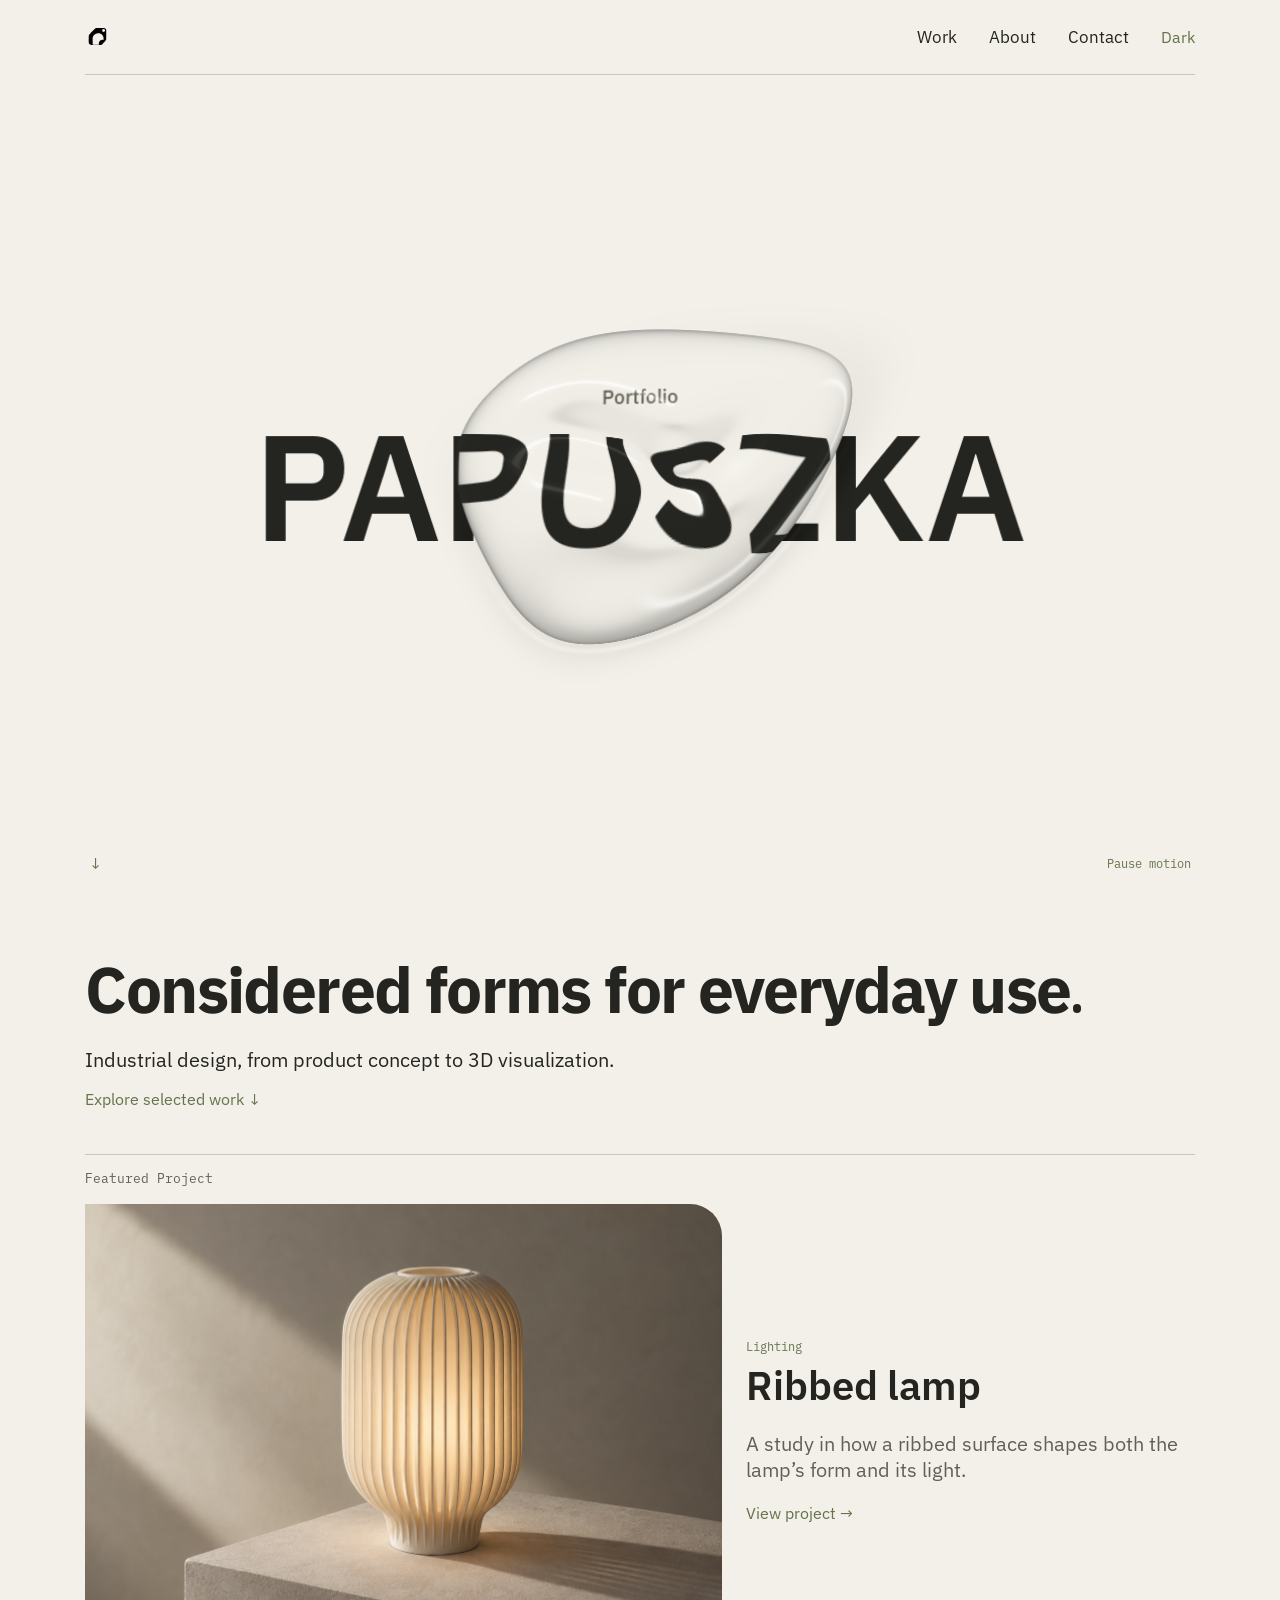
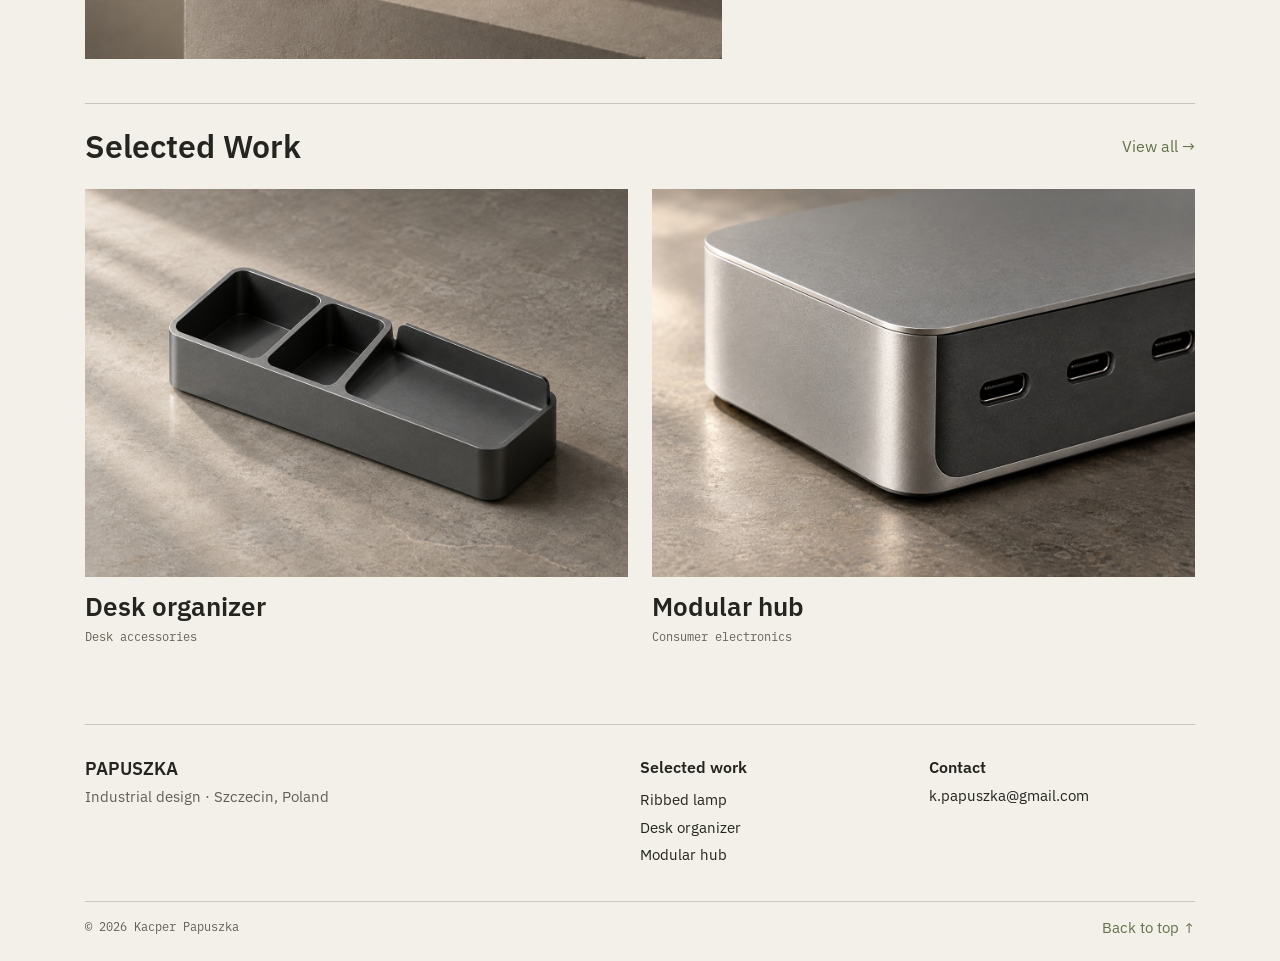
<file: index.html>
<!doctype html>
<html lang="en">
<head>
  <meta charset="utf-8">
  <meta name="viewport" content="width=device-width, initial-scale=1">
  <title>PAPUSZKA — Industrial Design</title>
  <link rel="icon" href="assets/symbol.svg">
  <link rel="preload" href="assets/plex-sans.ttf" as="font" type="font/ttf" crossorigin>
  <link rel="stylesheet" href="home.css?v=water-entry-together">
  <script src="navigation.js" defer></script>
  <script src="home.js?v=hero-brand-2" defer></script>
  <script src="water-study.js?v=water-entry-together" defer></script>
</head>
<body id="top">
  <a class="skip" href="#main">Skip to content</a>
  <header>
    <div class="bar">
      <a class="brand" href="#top" aria-label="PAPUSZKA home"><img src="assets/symbol.svg" width="25" height="25" alt=""><span class="home-brand-name">PAPUSZKA</span></a>
      <nav id="navigation" aria-label="Primary">
        <a href="work.html">Work</a><a href="about.html">About</a><a href="contact.html">Contact</a>
      </nav>
      <button id="theme" aria-label="Switch to dark theme">Dark</button>
      <button id="menu" aria-expanded="false" aria-controls="navigation">Menu</button>
    </div>
    <div class="progress" aria-hidden="true"></div>
  </header>
  <section class="water-study" aria-label="PAPUSZKA portfolio">
    <span class="water-wordmark" aria-hidden="true"><small>Portfolio</small>PAPUSZKA</span>
    <canvas aria-hidden="true"></canvas>
    <div class="water-actions">
      <a href="#main" aria-label="Scroll to portfolio">↓</a>
      <button type="button" hidden>Pause motion</button>
    </div>
  </section>
  <main id="main" tabindex="-1">
    <section class="manifesto" aria-labelledby="manifesto">
      <h1 id="manifesto" class="measured-title"><span>Considered</span> <span>forms</span> <span>for</span> <span>everyday</span> <span>use<b class="period"><i class="period-character">.</i><i class="radius-note" aria-hidden="true"></i></b></span><i class="dimension width-note" aria-hidden="true"></i><i class="dimension height-note" aria-hidden="true"></i></h1>
      <p>Industrial design, from product concept to 3D visualization.</p>
      <a href="#work">Explore selected work ↓</a>
    </section>
    <section class="feature" aria-labelledby="featured">
      <h2 class="label" id="featured">Featured Project</h2>
      <div class="feature-layout">
        <div class="work-image featured-image">
          <img class="render" src="assets/lamp.png" width="718" height="513" alt="Illuminated ribbed table lamp on a stone plinth.">
          <div class="frame-width" aria-hidden="true"><span></span></div>
          <span class="corner-radius" aria-hidden="true"><span></span></span>
          <div class="frame-height" aria-hidden="true"><span></span></div>
        </div>
        <div class="details">
          <div><p class="category">Lighting</p><h3>Ribbed lamp</h3></div>
          <p class="description">A study in how a ribbed surface shapes both the lamp’s form and its light.</p>
          <a class="action" href="ribbed-lamp.html">View project →</a>
        </div>
      </div>
    </section>
    <section id="work" tabindex="-1" aria-labelledby="selected">
      <div class="row"><h2 id="selected">Selected Work</h2><a class="action" href="work.html">View all →</a></div>
      <div class="grid">
        <a class="selected-link" href="desk-organizer.html" aria-label="Desk organizer"><figure><div class="work-image"><img class="render" src="assets/organizer.png" width="612" height="437" alt="Illustrative render of the desk organizer."><div class="frame-width" aria-hidden="true"><span></span></div></div><figcaption><h3>Desk organizer</h3><p>Desk accessories</p></figcaption></figure></a>
        <a class="selected-link" href="modular-hub.html" aria-label="Modular hub"><figure><div class="work-image"><img class="render" src="assets/hub.png" width="612" height="437" alt="Illustrative render of the modular hub."><div class="frame-width" aria-hidden="true"><span></span></div></div><figcaption><h3>Modular hub</h3><p>Consumer electronics</p></figcaption></figure></a>
      </div>
    </section>
  </main>
  <footer class="site-footer">
    <div class="footer-groups">
      <div>
        <a class="footer-wordmark" href="index.html">PAPUSZKA</a>
        <p>Industrial design · Szczecin, Poland</p>
      </div>
      <div>
        <h2><a href="work.html">Selected work</a></h2>
        <ul>
          <li><a href="ribbed-lamp.html">Ribbed lamp</a></li>
          <li><a href="desk-organizer.html">Desk organizer</a></li>
          <li><a href="modular-hub.html">Modular hub</a></li>
        </ul>
      </div>
      <div>
        <h2>Contact</h2>
        <a href="mailto:k.papuszka@gmail.com">k.papuszka@gmail.com</a>
      </div>
    </div>
    <div class="footer-base">
      <small>© 2026 Kacper Papuszka</small>
      <a href="#top">Back to top ↑</a>
    </div>
  </footer>
</body>
</html>
</file>
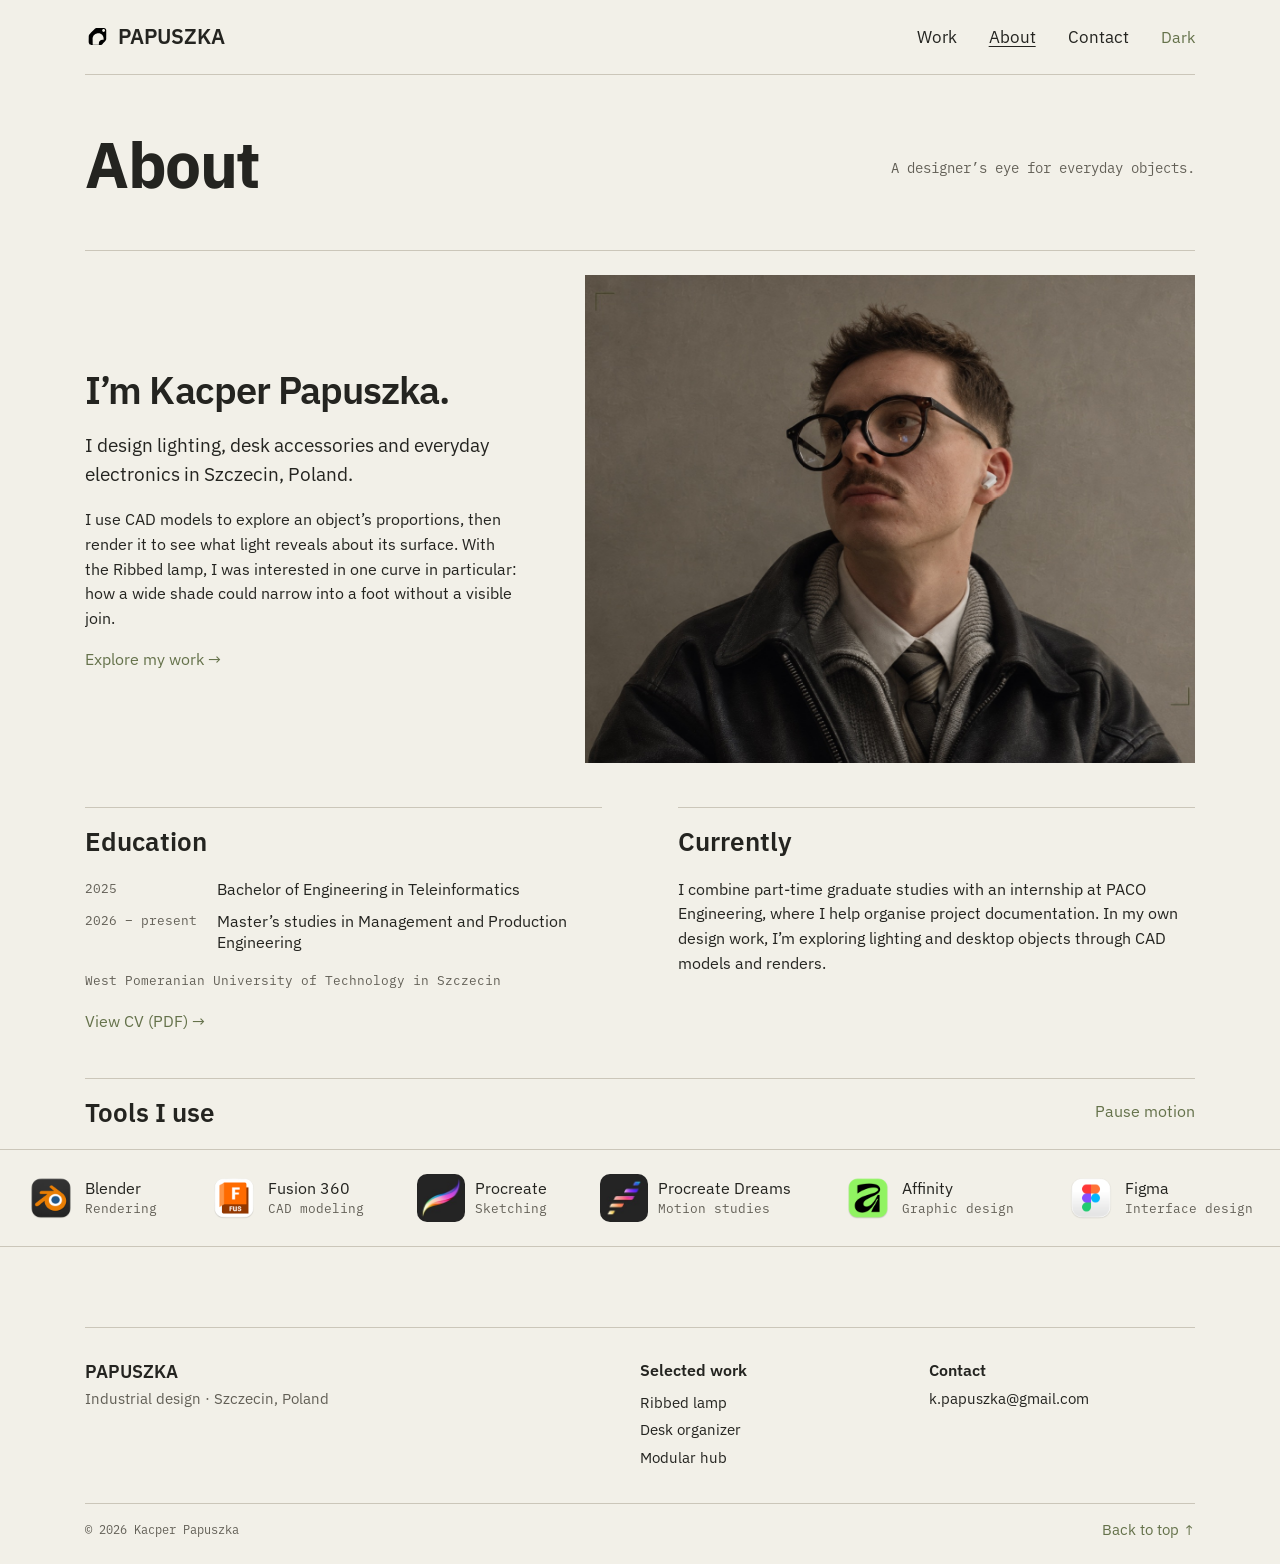
<file: about.html>
<!doctype html>
<html lang="en">
<head>
  <meta charset="utf-8">
  <meta name="viewport" content="width=device-width, initial-scale=1">
  <title>About — PAPUSZKA</title>
  <link rel="icon" href="assets/symbol.svg">
  <link rel="preload" href="assets/plex-sans.ttf" as="font" type="font/ttf" crossorigin>
  <link rel="stylesheet" href="home.css">
  <script src="navigation.js" defer></script>
  <link rel="stylesheet" href="about.css">
  <script src="about.js" defer></script>
  <script src="home.js?v=2" defer></script>
</head>
<body id="top">
  <a class="skip" href="#main">Skip to content</a>
  <header>
    <div class="bar">
      <a class="brand" href="index.html" aria-label="PAPUSZKA home"><img src="assets/symbol.svg" width="25" height="25" alt="">PAPUSZKA</a>
      <nav id="navigation" aria-label="Primary">
        <a href="work.html">Work</a><a href="about.html" aria-current="page">About</a><a href="contact.html">Contact</a>
      </nav>
      <button id="theme" aria-label="Switch to dark theme">Dark</button>
      <button id="menu" aria-expanded="false" aria-controls="navigation">Menu</button>
    </div>
    <div class="progress" aria-hidden="true"></div>
  </header>
  <main id="main" tabindex="-1">
    <div class="page-intro">
      <h1 class="measured-title"><span>About</span><i class="dimension width-note" aria-hidden="true"></i><i class="dimension height-note" aria-hidden="true"></i></h1>
      <p class="page-note">A designer’s eye for everyday objects.</p>
    </div>
    <section class="about-profile" aria-labelledby="designer">
      <div class="about-copy">
        <h2 id="designer">I’m Kacper Papuszka.</h2>
        <p class="about-lead">I design lighting, desk accessories and everyday electronics in Szczecin, Poland.</p>
        <p>I use CAD models to explore an object’s proportions, then render it to see what light reveals about its surface. With the Ribbed lamp, I was interested in one curve in particular: how a wide shade could narrow into a foot without a visible join.</p>
        <a href="work.html">Explore my work →</a>
      </div>
      <div class="work-image portrait-measure">
        <div class="portrait-frame">
          <img class="about-image" src="assets/kacper-papuszka.jpg" width="1402" height="1122" alt="Portrait of Kacper Papuszka.">
        </div>
        <div class="frame-width" aria-hidden="true"><span></span></div>
        <div class="frame-height" aria-hidden="true"><span></span></div>
      </div>
    </section>
    <div class="about-background">
      <section aria-labelledby="education">
        <h2 id="education">Education</h2>
        <dl class="education-list">
          <dt>2025</dt><dd>Bachelor of Engineering in Teleinformatics</dd>
          <dt>2026 – present</dt><dd>Master’s studies in Management and Production Engineering</dd>
        </dl>
        <p class="school">West Pomeranian University of Technology in Szczecin</p>
        <p><a href="assets/kacper-papuszka-cv.pdf">View CV (PDF) →</a></p>
      </section>
      <section aria-labelledby="currently">
        <h2 id="currently">Currently</h2>
        <p>I combine part-time graduate studies with an internship at PACO Engineering, where I help organise project documentation. In my own design work, I’m exploring lighting and desktop objects through CAD models and renders.</p>
      </section>
    </div>
    <section aria-labelledby="tools-title">
      <div class="tools-heading"><h2 id="tools-title">Tools I use</h2><button type="button" id="tool-motion" hidden>Pause motion</button></div>
      <div class="tools-band">
        <div class="tools-track">
          <ul class="tools-list">
            <li><img src="assets/tools/blender.png" alt="" width="48" height="48"><span>Blender<small>Rendering</small></span></li>
            <li><img src="assets/tools/fusion.png" alt="" width="48" height="48"><span>Fusion 360<small>CAD modeling</small></span></li>
            <li><img src="assets/tools/procreate.jpg" alt="" width="48" height="48"><span>Procreate<small>Sketching</small></span></li>
            <li><img src="assets/tools/procreate-dreams.jpg" alt="" width="48" height="48"><span>Procreate Dreams<small>Motion studies</small></span></li>
            <li><img src="assets/tools/affinity.png" alt="" width="48" height="48"><span>Affinity<small>Graphic design</small></span></li>
            <li><img src="assets/tools/figma.png" alt="" width="48" height="48"><span>Figma<small>Interface design</small></span></li>
          </ul>
        </div>
      </div>
    </section>
  </main>
  <footer class="site-footer">
    <div class="footer-groups">
      <div>
        <a class="footer-wordmark" href="index.html">PAPUSZKA</a>
        <p>Industrial design · Szczecin, Poland</p>
      </div>
      <div>
        <h2><a href="work.html">Selected work</a></h2>
        <ul>
          <li><a href="ribbed-lamp.html">Ribbed lamp</a></li>
          <li><a href="desk-organizer.html">Desk organizer</a></li>
          <li><a href="modular-hub.html">Modular hub</a></li>
        </ul>
      </div>
      <div>
        <h2>Contact</h2>
        <a href="mailto:k.papuszka@gmail.com">k.papuszka@gmail.com</a>
      </div>
    </div>
    <div class="footer-base">
      <small>© 2026 Kacper Papuszka</small>
      <a href="#top">Back to top ↑</a>
    </div>
  </footer>
</body>
</html>
</file>
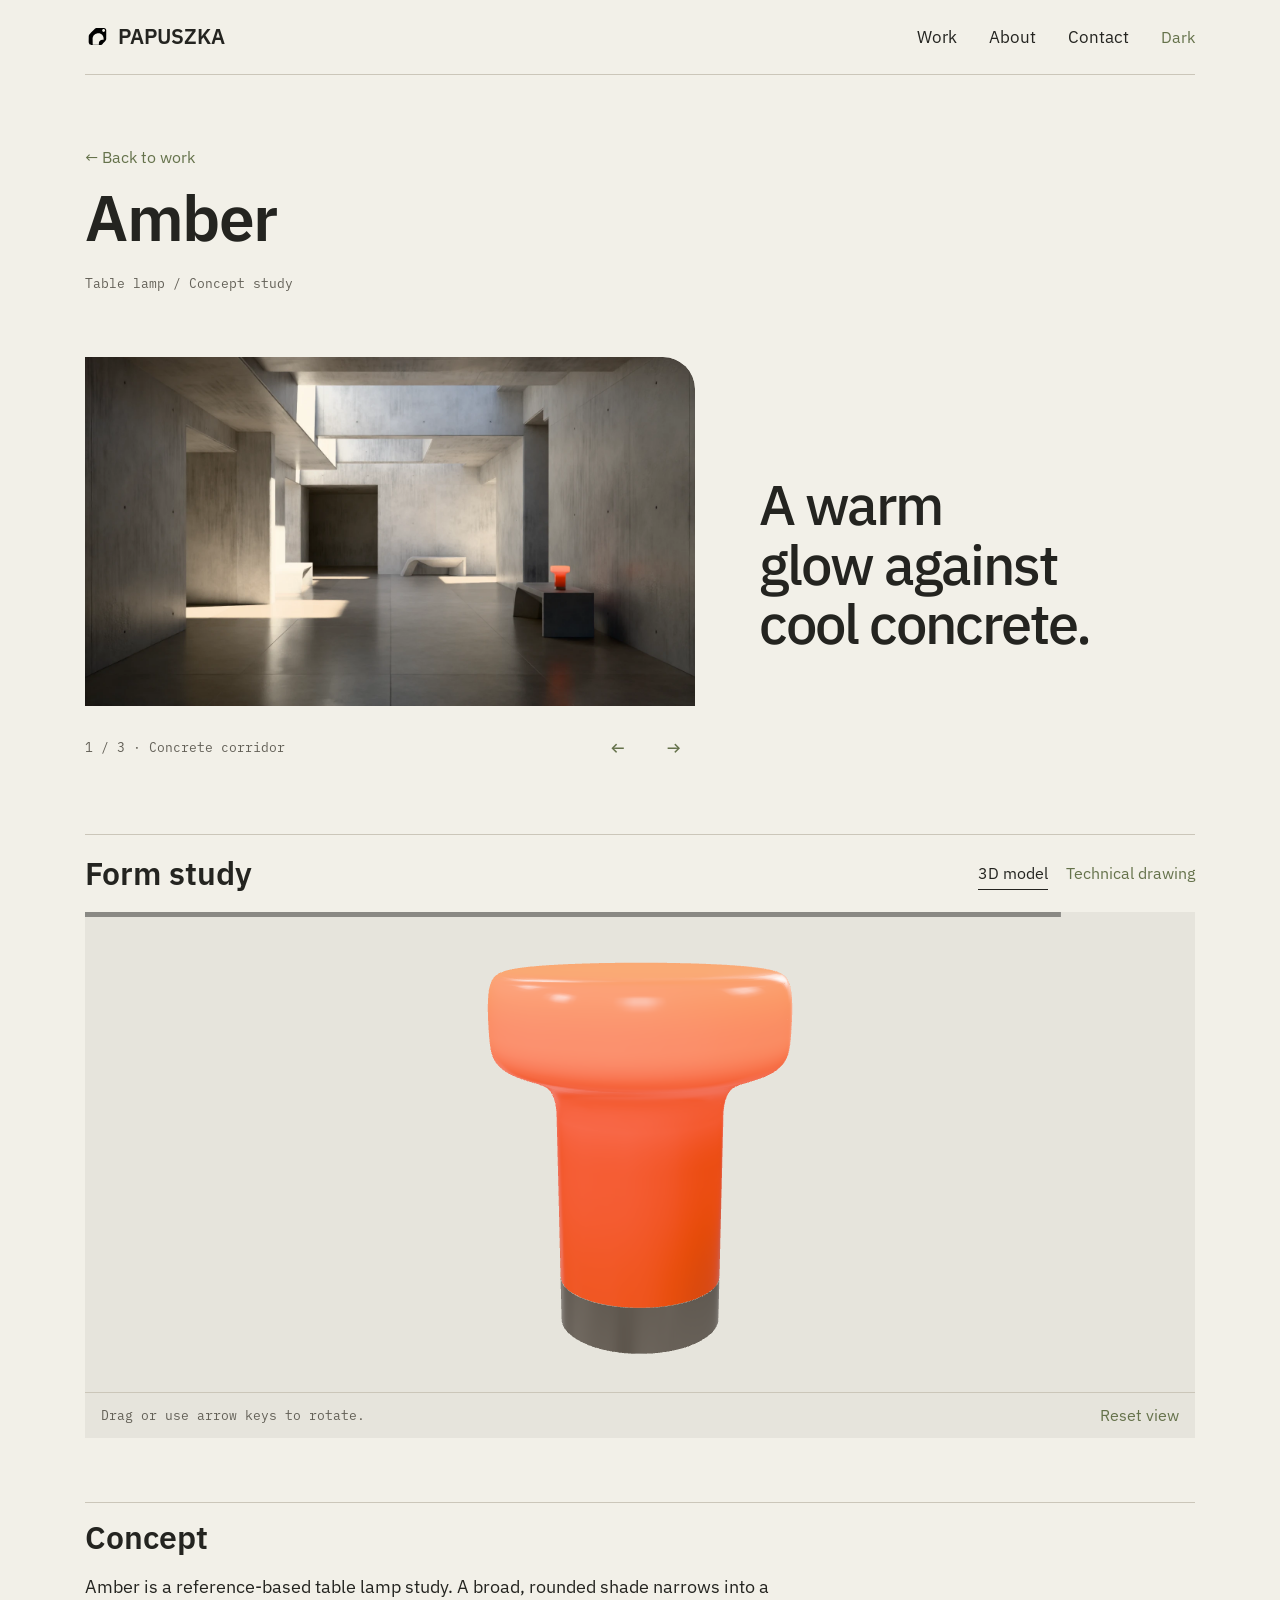
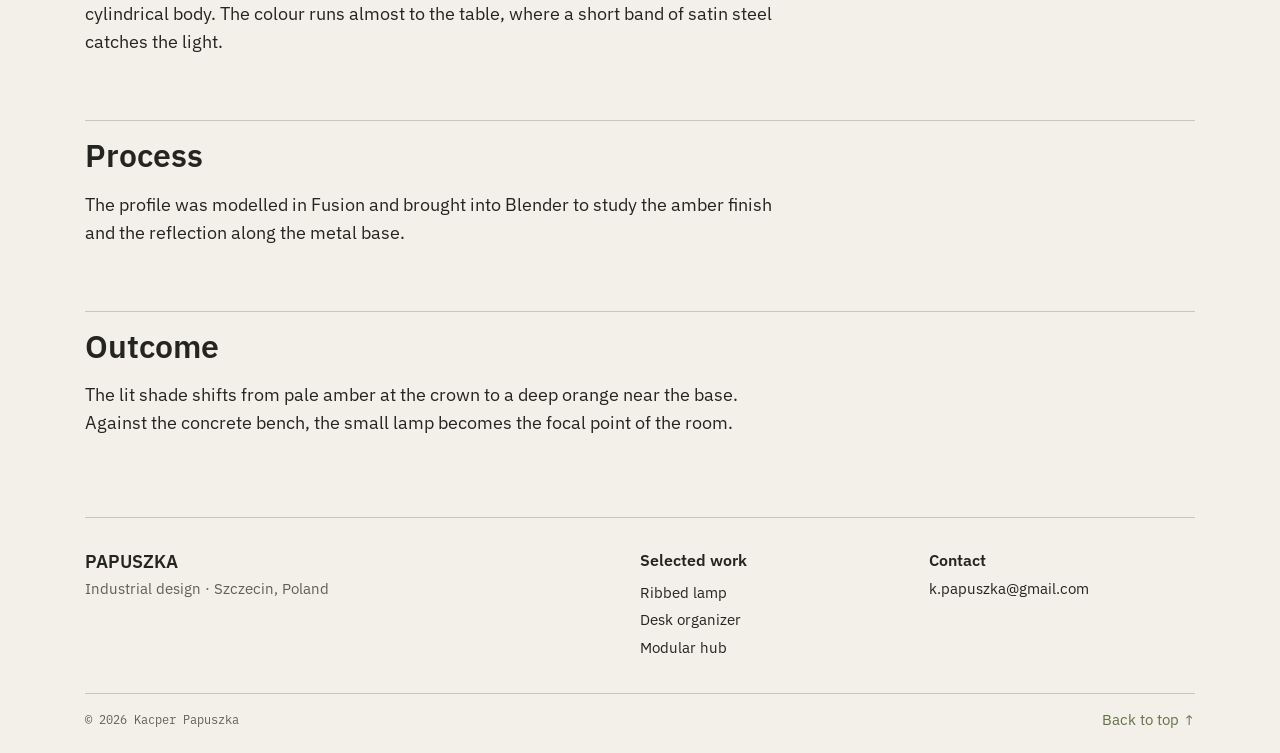
<file: amber.html>
<!doctype html>
<html lang="en">
<head>
  <meta charset="utf-8">
  <meta name="viewport" content="width=device-width, initial-scale=1">
  <title>Amber — PAPUSZKA</title>
  <link rel="icon" href="assets/symbol.svg">
  <link rel="preload" href="assets/plex-sans.ttf" as="font" type="font/ttf" crossorigin>
  <link rel="stylesheet" href="home.css">
  <script src="navigation.js" defer></script>
  <link rel="stylesheet" href="project.css?v=21303e619e">
  <script src="home.js" defer></script>
  <script src="project.js?v=3fbb15cb47" defer></script>
  <script src="project-viewer.js" defer></script>
</head>
<body id="top">
  <a class="skip" href="#main">Skip to content</a>
  <header>
    <div class="bar">
      <a class="brand" href="index.html" aria-label="PAPUSZKA home"><img src="assets/symbol.svg" width="25" height="25" alt="">PAPUSZKA</a>
      <nav id="navigation" aria-label="Primary">
        <a href="work.html">Work</a><a href="about.html">About</a><a href="contact.html">Contact</a>
      </nav>
      <button id="theme" aria-label="Switch to dark theme">Dark</button>
      <button id="menu" aria-expanded="false" aria-controls="navigation">Menu</button>
    </div>
    <div class="progress" aria-hidden="true"></div>
  </header>
  <main id="main" class="case-study" tabindex="-1">
    <div class="project-intro">
      <a href="work.html">← Back to work</a>
      <h1 class="measured-title"><span>Amber</span><i class="dimension width-note" aria-hidden="true"></i><i class="dimension height-note" aria-hidden="true"></i></h1>
      <p class="project-meta">Table lamp / Concept study</p>
    </div>
    <div class="project-showcase">
      <div class="project-media">
        <figure class="project-hero">
          <div class="work-image featured-image">
            <div class="gallery-track" tabindex="0" role="region" aria-label="Amber images">
              <div class="gallery-slide" data-caption="Concrete corridor"><img class="render" src="assets/projects/amber/corridor.webp" width="1600" height="900" alt="Daylight crosses a concrete corridor with Amber glowing on a bench at the right."></div>
              <div class="gallery-slide" data-caption="Amber on the bench"><img src="assets/projects/amber/bench.webp" width="1400" height="1050" alt="Amber table lamp on a sculptural concrete bench."></div>
              <div class="gallery-slide" data-caption="Shade and base"><img class="full-object" src="assets/projects/amber/detail.webp" width="1080" height="1350" alt="Close view of the luminous orange shade and its satin metal base."></div>
            </div>
            <div class="frame-width" aria-hidden="true"><span></span></div>
            <div class="frame-height" aria-hidden="true"><span></span></div>
            <span class="corner-radius" aria-hidden="true"><span></span></span>
          </div>
          <figcaption class="gallery-caption">
            <span class="gallery-status" aria-live="polite">1 / 3 · Concrete corridor</span>
            <span class="gallery-controls" hidden>
              <button type="button" data-step="-1" aria-label="Previous image">←</button>
              <button type="button" data-step="1" aria-label="Next image">→</button>
            </span>
          </figcaption>
        </figure>
      </div>
      <p class="project-slogan">A warm glow against cool concrete.</p>
    </div>
    <section id="form-study" class="object-study" aria-labelledby="study-title">
      <div class="study-head">
        <h2 id="study-title">Form study</h2>
        <div class="study-switch" role="group" aria-label="Object view">
          <button type="button" aria-controls="model-panel" aria-pressed="true" data-view="model">3D model</button>
          <button type="button" aria-controls="drawing-panel" aria-pressed="false" data-view="drawing">Technical drawing</button>
        </div>
      </div>
      <div class="study-stage" id="model-panel">
        <model-viewer data-src="assets/projects/amber/amber.glb" alt="Interactive Amber table lamp with a rounded orange shade and satin steel base" camera-controls touch-action="pan-y" interaction-prompt="none" environment-image="neutral" loading="eager" id="project-model"></model-viewer>
        <div class="study-controls">
          <span id="model-message" role="status"></span>
          <button type="button" id="reset-view" hidden>Reset view</button>
          <button type="button" id="retry-model" hidden>Retry 3D model</button>
        </div>
      </div>
      <div class="study-stage" id="drawing-panel" hidden>
        <figure class="cad-projections">
          <img src="assets/projects/amber/orthographic.png" width="1200" height="600" loading="lazy" alt="Front elevation and top view of the Amber lamp at the same scale.">
          <figcaption><span>Front elevation</span><span>Top view</span></figcaption>
        </figure>
        <p class="drawing-key">Height 250 mm · Shade diameter approx. 200 mm · Base diameter 114 mm</p>
      </div>
    </section>
    <section class="project-section">
      <h2>Concept</h2>
      <p>Amber is a reference-based table lamp study. A broad, rounded shade narrows into a cylindrical body. The colour runs almost to the table, where a short band of satin steel catches the light.</p>
    </section>
    <section class="project-section">
      <h2>Process</h2>
      <p>The profile was modelled in Fusion and brought into Blender to study the amber finish and the reflection along the metal base.</p>
    </section>
    <section class="project-section">
      <h2>Outcome</h2>
      <p>The lit shade shifts from pale amber at the crown to a deep orange near the base. Against the concrete bench, the small lamp becomes the focal point of the room.</p>
    </section>
  </main>
  <footer class="site-footer">
    <div class="footer-groups">
      <div>
        <a class="footer-wordmark" href="index.html">PAPUSZKA</a>
        <p>Industrial design · Szczecin, Poland</p>
      </div>
      <div>
        <h2><a href="work.html">Selected work</a></h2>
        <ul>
          <li><a href="ribbed-lamp.html">Ribbed lamp</a></li>
          <li><a href="desk-organizer.html">Desk organizer</a></li>
          <li><a href="modular-hub.html">Modular hub</a></li>
        </ul>
      </div>
      <div>
        <h2>Contact</h2>
        <a href="mailto:k.papuszka@gmail.com">k.papuszka@gmail.com</a>
      </div>
    </div>
    <div class="footer-base">
      <small>© 2026 Kacper Papuszka</small>
      <a href="#top">Back to top ↑</a>
    </div>
  </footer>
</body>
</html>
</file>
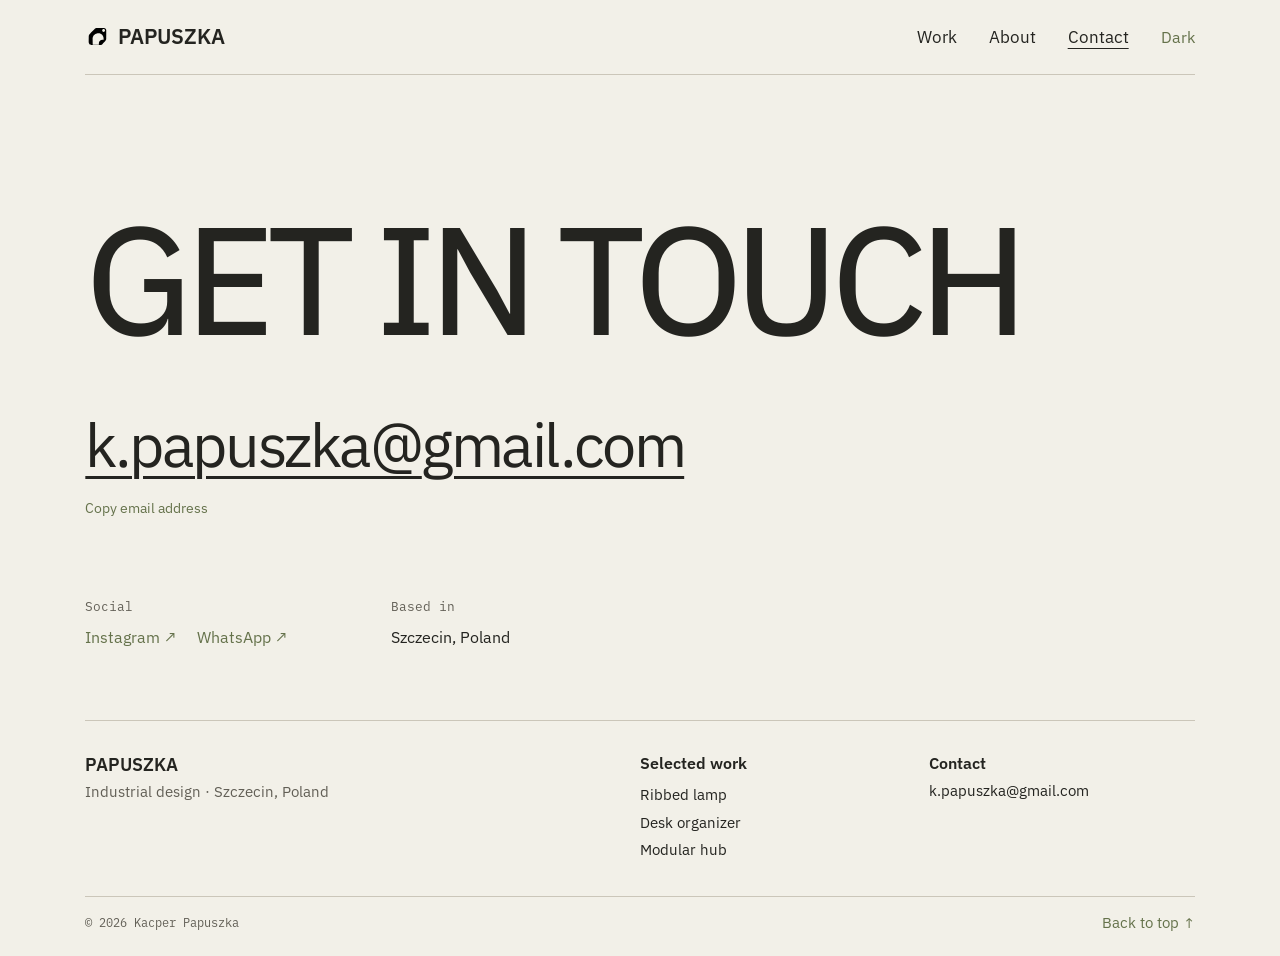
<file: contact.html>
<!doctype html>
<html lang="en">
<head>
  <meta charset="utf-8">
  <meta name="viewport" content="width=device-width, initial-scale=1">
  <title>Contact — PAPUSZKA</title>
  <link rel="icon" href="assets/symbol.svg">
  <link rel="preload" href="assets/plex-sans.ttf" as="font" type="font/ttf" crossorigin>
  <link rel="stylesheet" href="home.css">
  <script src="navigation.js" defer></script>
  <link rel="stylesheet" href="contact.css">
  <script src="contact.js" defer></script>
  <script src="home.js?v=2" defer></script>
</head>
<body id="top">
  <a class="skip" href="#main">Skip to content</a>
  <header>
    <div class="bar">
      <a class="brand" href="index.html" aria-label="PAPUSZKA home"><img src="assets/symbol.svg" width="25" height="25" alt="">PAPUSZKA</a>
      <nav id="navigation" aria-label="Primary">
        <a href="work.html">Work</a><a href="about.html">About</a><a href="contact.html" aria-current="page">Contact</a>
      </nav>
      <button id="theme" aria-label="Switch to dark theme">Dark</button>
      <button id="menu" aria-expanded="false" aria-controls="navigation">Menu</button>
    </div>
    <div class="progress" aria-hidden="true"></div>
  </header>
  <main id="main" tabindex="-1">
    <div class="contact-intro">
      <h1 class="measured-title"><span>Get in touch</span><i class="dimension width-note" aria-hidden="true"></i><i class="dimension height-note" aria-hidden="true"></i></h1>
      <a class="contact-email" href="mailto:k.papuszka@gmail.com">k.papuszka@<wbr>gmail.com</a>
      <div class="contact-actions">
        <button type="button" id="copy-email" hidden>Copy email address</button>
        <span class="copy-status" role="status"></span>
      </div>
    </div>
    <div class="contact-notes">
      <section>
        <h2>Social</h2>
        <div class="social-links">
          <a href="https://www.instagram.com/papuga.jpg/">Instagram <span aria-hidden="true">↗</span></a>
          <a href="https://wa.me/48693016585">WhatsApp <span aria-hidden="true">↗</span></a>
        </div>
      </section>
      <section>
        <h2>Based in</h2>
        <p>Szczecin, Poland</p>
      </section>
    </div>
  </main>
  <footer class="site-footer">
    <div class="footer-groups">
      <div>
        <a class="footer-wordmark" href="index.html">PAPUSZKA</a>
        <p>Industrial design · Szczecin, Poland</p>
      </div>
      <div>
        <h2><a href="work.html">Selected work</a></h2>
        <ul>
          <li><a href="ribbed-lamp.html">Ribbed lamp</a></li>
          <li><a href="desk-organizer.html">Desk organizer</a></li>
          <li><a href="modular-hub.html">Modular hub</a></li>
        </ul>
      </div>
      <div>
        <h2>Contact</h2>
        <a href="mailto:k.papuszka@gmail.com">k.papuszka@gmail.com</a>
      </div>
    </div>
    <div class="footer-base">
      <small>© 2026 Kacper Papuszka</small>
      <a href="#top">Back to top ↑</a>
    </div>
  </footer>
</body>
</html>
</file>
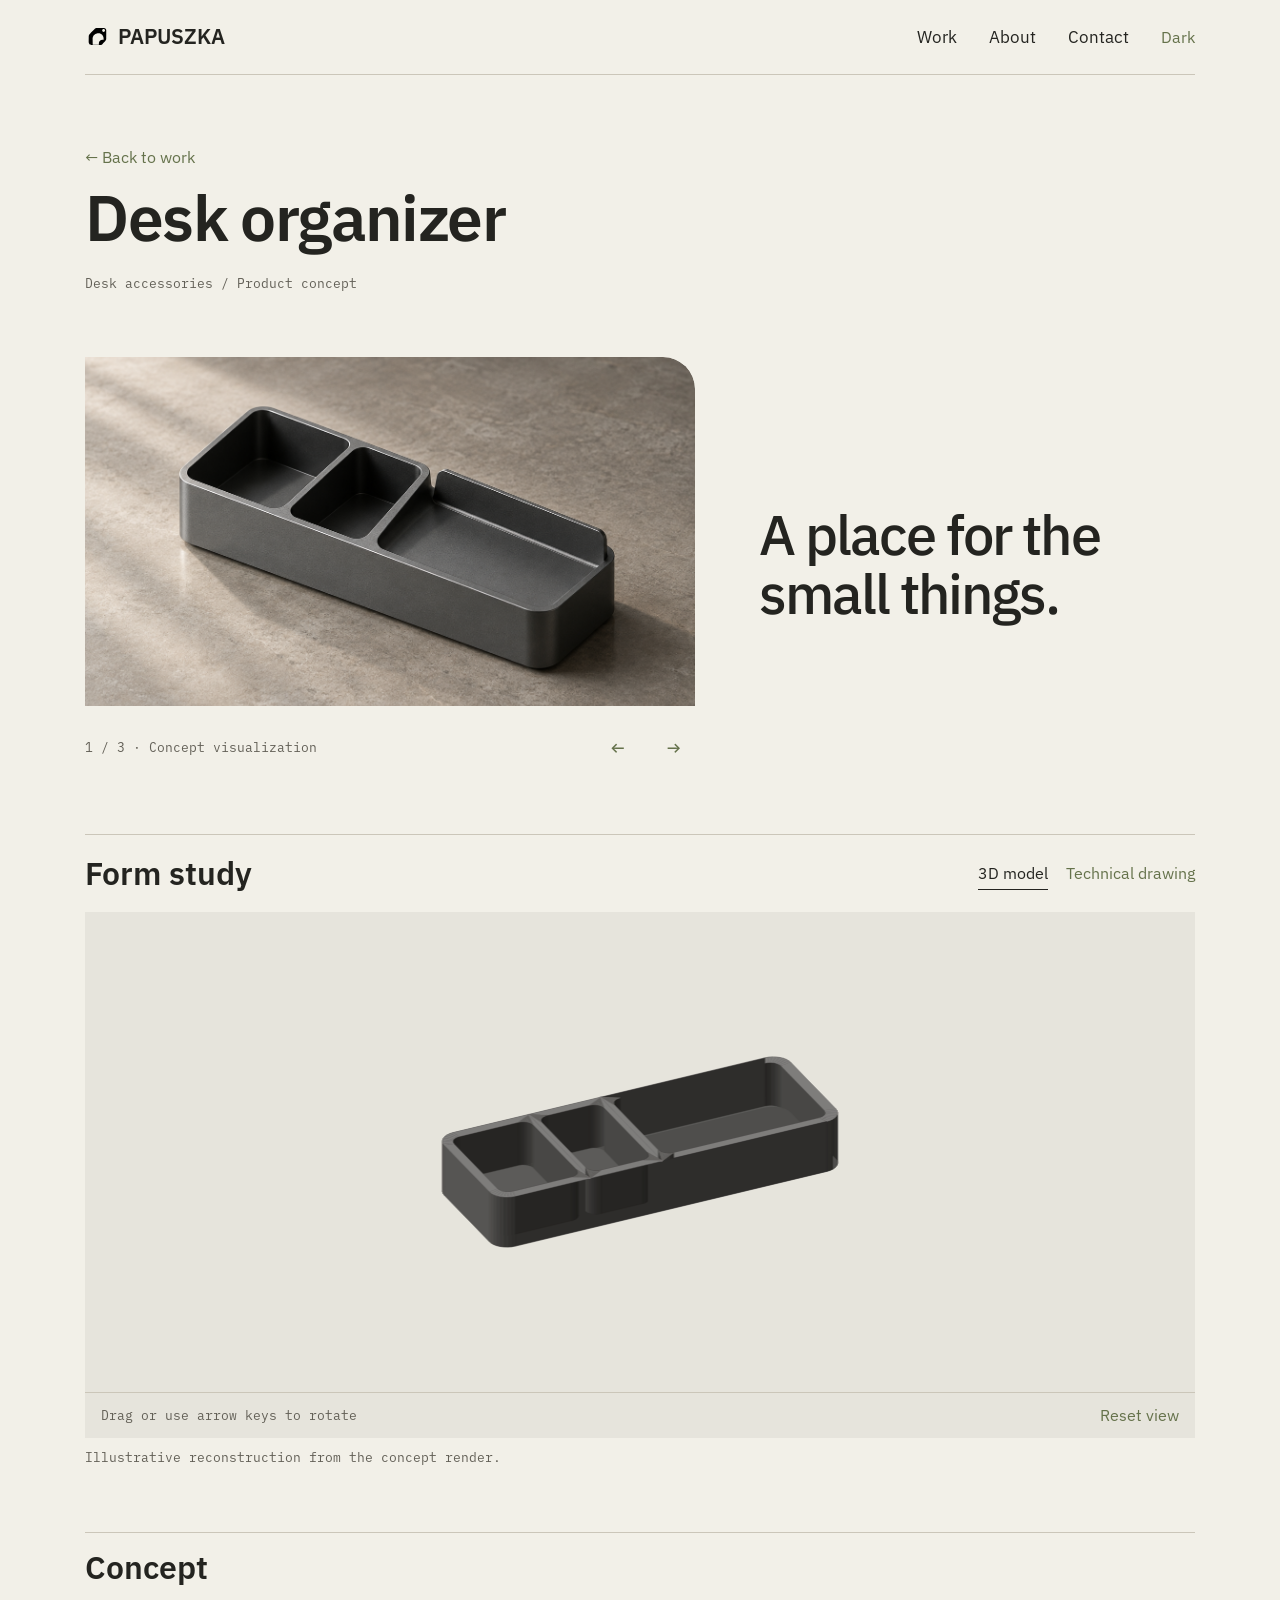
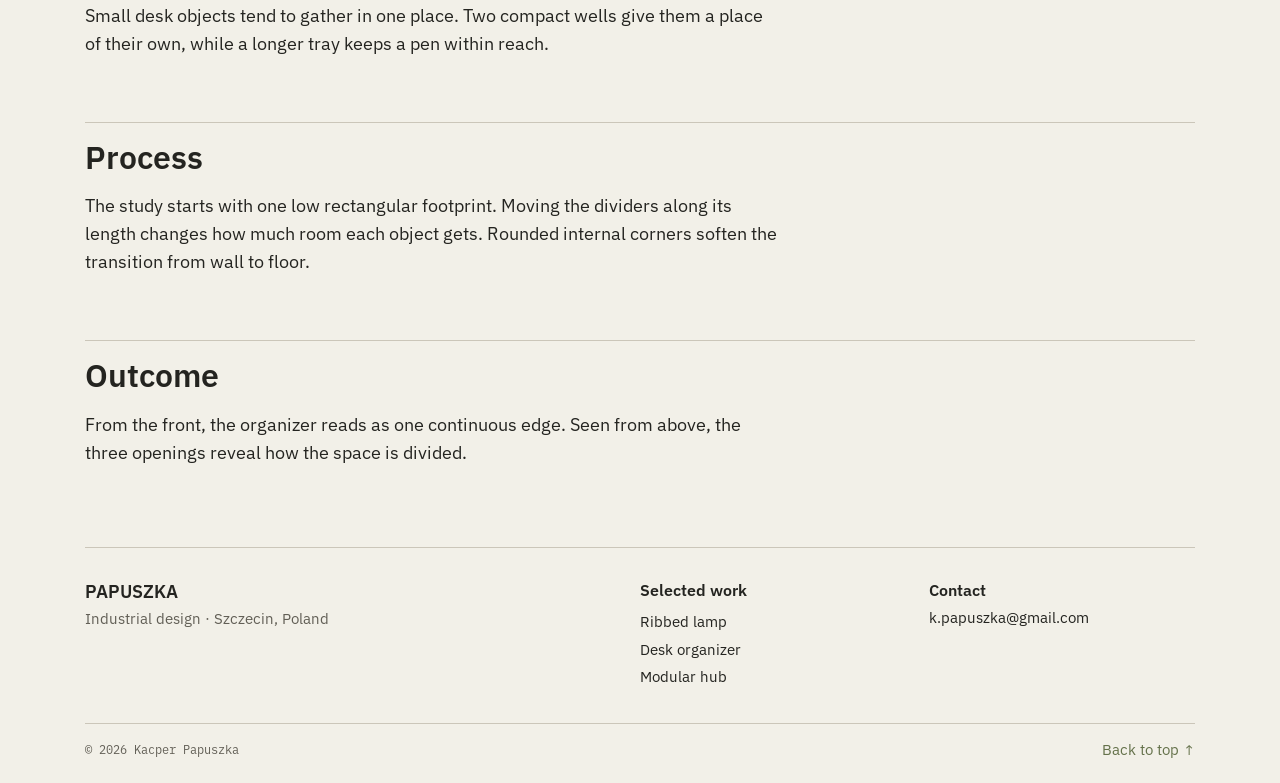
<file: desk-organizer.html>
<!doctype html>
<html lang="en">
<head>
  <meta charset="utf-8">
  <meta name="viewport" content="width=device-width, initial-scale=1">
  <title>Desk organizer — PAPUSZKA</title>
  <link rel="icon" href="assets/symbol.svg">
  <link rel="preload" href="assets/plex-sans.ttf" as="font" type="font/ttf" crossorigin>
  <link rel="stylesheet" href="home.css">
  <script src="navigation.js" defer></script>
  <link rel="stylesheet" href="project.css?v=21303e619e">
  <script src="home.js" defer></script>
  <script src="project.js?v=3fbb15cb47" defer></script>
  <script src="study-controls.js" defer></script>
  <script src="accessory-study.js" defer></script>
</head>
<body id="top">
  <a class="skip" href="#main">Skip to content</a>
  <header>
    <div class="bar">
      <a class="brand" href="index.html" aria-label="PAPUSZKA home"><img src="assets/symbol.svg" width="25" height="25" alt="">PAPUSZKA</a>
      <nav id="navigation" aria-label="Primary">
        <a href="work.html">Work</a><a href="about.html">About</a><a href="contact.html">Contact</a>
      </nav>
      <button id="theme" aria-label="Switch to dark theme">Dark</button>
      <button id="menu" aria-expanded="false" aria-controls="navigation">Menu</button>
    </div>
    <div class="progress" aria-hidden="true"></div>
  </header>
  <main id="main" class="case-study" tabindex="-1">
    <div class="project-intro">
      <a href="work.html">← Back to work</a>
      <h1 class="measured-title"><span>Desk</span> <span>organizer</span><i class="dimension width-note" aria-hidden="true"></i><i class="dimension height-note" aria-hidden="true"></i></h1>
      <p class="project-meta">Desk accessories / Product concept</p>
    </div>
    <div class="project-showcase">
      <div class="project-media">
        <figure class="project-hero">
          <div class="work-image featured-image">
            <div class="gallery-track" tabindex="0" role="region" aria-label="Project images">
              <div class="gallery-slide" data-caption="Concept visualization"><img class="render" src="assets/organizer.png" width="1280" height="960" alt="A graphite tray with two small compartments and a long open recess."></div>
              <div class="gallery-slide detail" data-caption="Compartment detail" style="--detail-origin: 28% 44%"><img src="assets/organizer.png" alt="Close crop of the two storage compartments." width="1280" height="960"></div>
              <div class="gallery-slide detail" data-caption="Tray detail" style="--detail-origin: 76% 64%"><img src="assets/organizer.png" alt="Close crop of the long pen tray." width="1280" height="960"></div>
            </div>
            <div class="frame-width" aria-hidden="true"><span></span></div>
            <div class="frame-height" aria-hidden="true"><span></span></div>
            <span class="corner-radius" aria-hidden="true"><span></span></span>
          </div>
          <figcaption class="gallery-caption">
            <span class="gallery-status" aria-live="polite">1 / 3 · Concept visualization</span>
            <span class="gallery-controls" hidden>
              <button type="button" data-step="-1" aria-label="Previous image">←</button>
              <button type="button" data-step="1" aria-label="Next image">→</button>
            </span>
          </figcaption>
        </figure>
      </div>
      <p class="project-slogan">A place for the small things.</p>
    </div>
    <section id="form-study" class="object-study" aria-labelledby="study-title">
      <div class="study-head">
        <h2 id="study-title">Form study</h2>
        <div class="study-switch" role="group" aria-label="Object view">
          <button type="button" aria-pressed="true" data-view="model">3D model</button>
          <button type="button" aria-pressed="false" data-view="drawing">Technical drawing</button>
        </div>
      </div>
      <div class="study-stage" id="model-panel">
        <canvas data-object="organizer" tabindex="0" aria-label="Conceptual 3D model of the desk organizer" aria-describedby="orbit-help"></canvas>
        <div class="study-controls"><span id="orbit-help">Drag or use arrow keys to rotate</span><button type="button" id="reset-view">Reset view</button></div>
      </div>
      <div class="study-stage" id="drawing-panel" hidden>
        <svg viewBox="0 0 440 264" role="img" aria-labelledby="drawing-title drawing-desc">
          <title id="drawing-title">Desk organizer — orthographic views</title>
          <desc id="drawing-desc">Front and top projections of the illustrative model. Dimensions are proportional, with the overall width set to 100.</desc>
          <g class="drawing-geometry"></g>
        </svg>
        <p class="drawing-key">Relative dimensions · W = 100</p>
      </div>
      <p class="study-caption">Illustrative reconstruction from the concept render.</p>
    </section>
    <section class="project-section">
      <h2>Concept</h2>
      <p>Small desk objects tend to gather in one place. Two compact wells give them a place of their own, while a longer tray keeps a pen within reach.</p>
    </section>
    <section class="project-section">
      <h2>Process</h2>
      <p>The study starts with one low rectangular footprint. Moving the dividers along its length changes how much room each object gets. Rounded internal corners soften the transition from wall to floor.</p>
    </section>
    <section class="project-section">
      <h2>Outcome</h2>
      <p>From the front, the organizer reads as one continuous edge. Seen from above, the three openings reveal how the space is divided.</p>
    </section>
  </main>
  <footer class="site-footer">
    <div class="footer-groups">
      <div>
        <a class="footer-wordmark" href="index.html">PAPUSZKA</a>
        <p>Industrial design · Szczecin, Poland</p>
      </div>
      <div>
        <h2><a href="work.html">Selected work</a></h2>
        <ul>
          <li><a href="ribbed-lamp.html">Ribbed lamp</a></li>
          <li><a href="desk-organizer.html">Desk organizer</a></li>
          <li><a href="modular-hub.html">Modular hub</a></li>
        </ul>
      </div>
      <div>
        <h2>Contact</h2>
        <a href="mailto:k.papuszka@gmail.com">k.papuszka@gmail.com</a>
      </div>
    </div>
    <div class="footer-base">
      <small>© 2026 Kacper Papuszka</small>
      <a href="#top">Back to top ↑</a>
    </div>
  </footer>
</body>
</html>
</file>
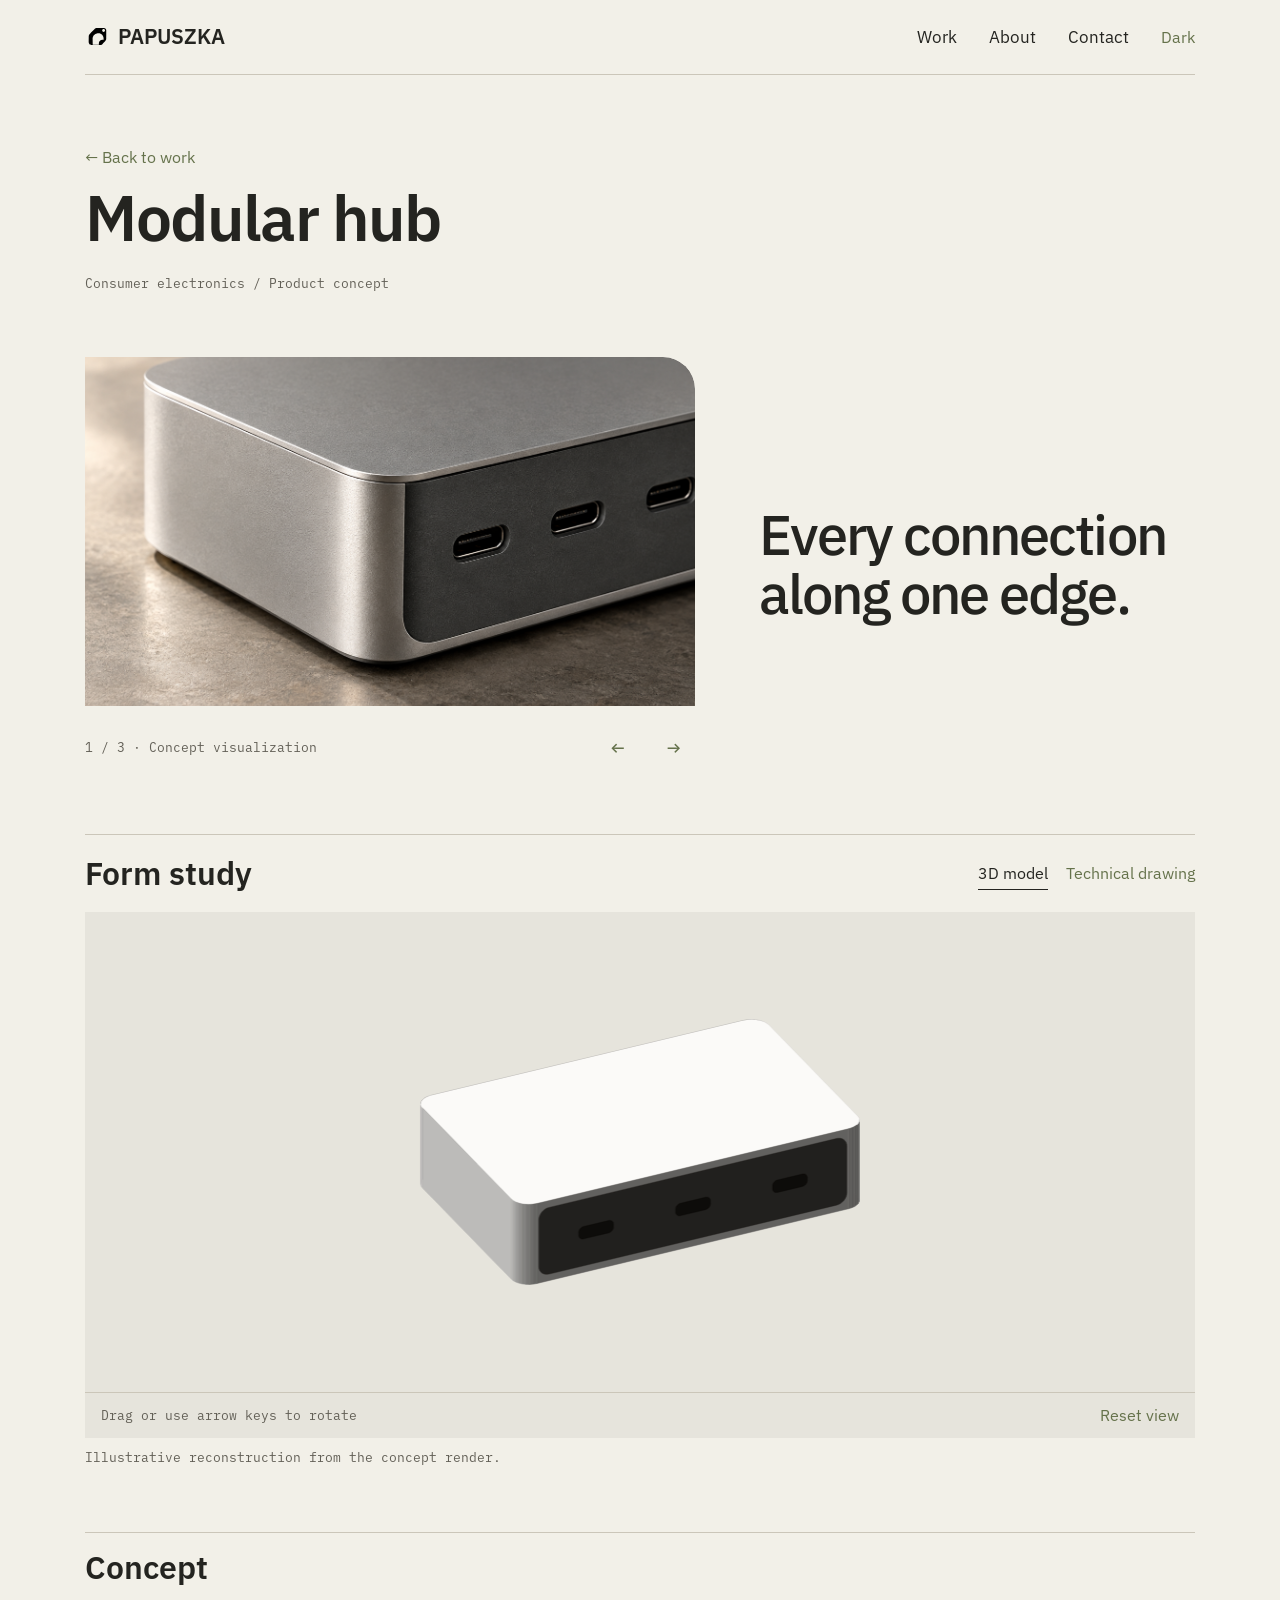
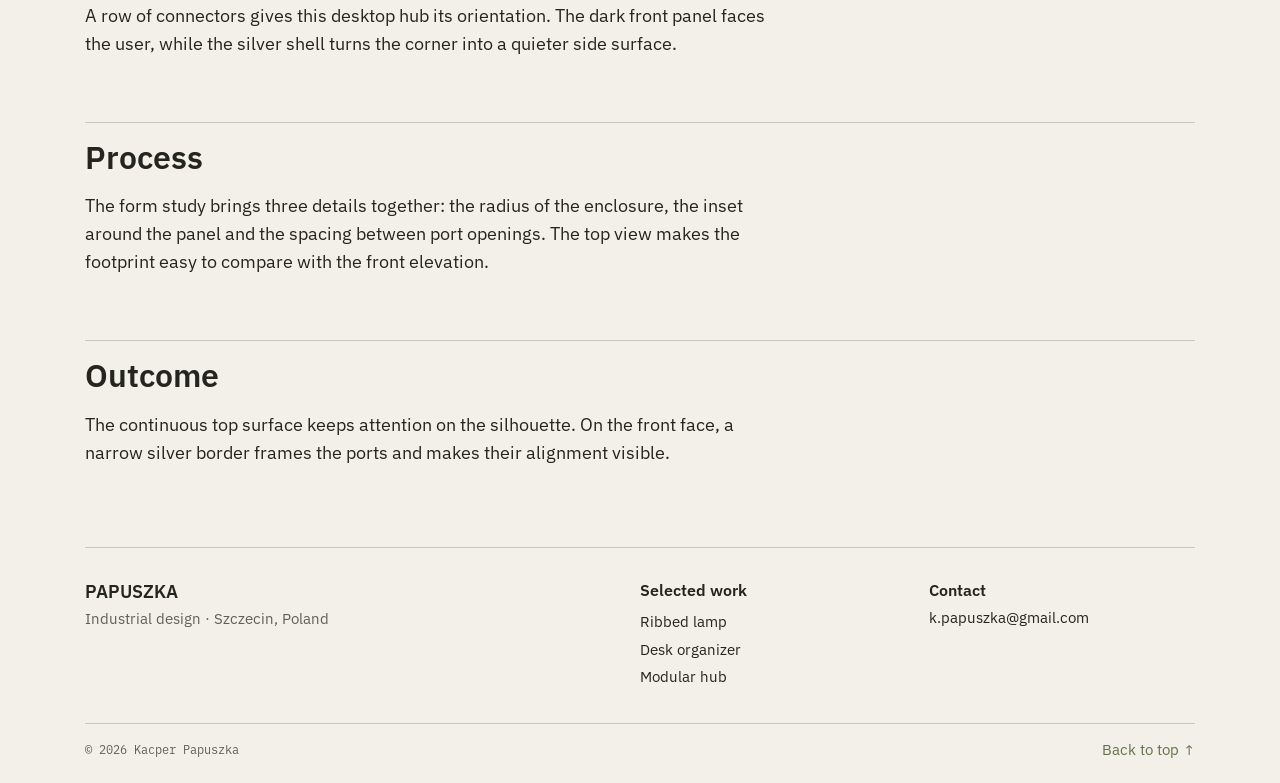
<file: modular-hub.html>
<!doctype html>
<html lang="en">
<head>
  <meta charset="utf-8">
  <meta name="viewport" content="width=device-width, initial-scale=1">
  <title>Modular hub — PAPUSZKA</title>
  <link rel="icon" href="assets/symbol.svg">
  <link rel="preload" href="assets/plex-sans.ttf" as="font" type="font/ttf" crossorigin>
  <link rel="stylesheet" href="home.css">
  <script src="navigation.js" defer></script>
  <link rel="stylesheet" href="project.css?v=21303e619e">
  <script src="home.js" defer></script>
  <script src="project.js?v=3fbb15cb47" defer></script>
  <script src="study-controls.js" defer></script>
  <script src="accessory-study.js" defer></script>
</head>
<body id="top">
  <a class="skip" href="#main">Skip to content</a>
  <header>
    <div class="bar">
      <a class="brand" href="index.html" aria-label="PAPUSZKA home"><img src="assets/symbol.svg" width="25" height="25" alt="">PAPUSZKA</a>
      <nav id="navigation" aria-label="Primary">
        <a href="work.html">Work</a><a href="about.html">About</a><a href="contact.html">Contact</a>
      </nav>
      <button id="theme" aria-label="Switch to dark theme">Dark</button>
      <button id="menu" aria-expanded="false" aria-controls="navigation">Menu</button>
    </div>
    <div class="progress" aria-hidden="true"></div>
  </header>
  <main id="main" class="case-study" tabindex="-1">
    <div class="project-intro">
      <a href="work.html">← Back to work</a>
      <h1 class="measured-title"><span>Modular</span> <span>hub</span><i class="dimension width-note" aria-hidden="true"></i><i class="dimension height-note" aria-hidden="true"></i></h1>
      <p class="project-meta">Consumer electronics / Product concept</p>
    </div>
    <div class="project-showcase">
      <div class="project-media">
        <figure class="project-hero">
          <div class="work-image featured-image">
            <div class="gallery-track" tabindex="0" role="region" aria-label="Project images">
              <div class="gallery-slide" data-caption="Concept visualization"><img class="render" src="assets/hub.png" width="1280" height="960" alt="A silver enclosure wraps around a dark front panel with a row of ports."></div>
              <div class="gallery-slide detail" data-caption="Front panel detail" style="--detail-origin: 48% 65%"><img src="assets/hub.png" alt="Close crop of the front panel and connectors." width="1280" height="960"></div>
              <div class="gallery-slide detail" data-caption="Enclosure detail" style="--detail-origin: 65% 39%"><img src="assets/hub.png" alt="Close crop of the silver enclosure." width="1280" height="960"></div>
            </div>
            <div class="frame-width" aria-hidden="true"><span></span></div>
            <div class="frame-height" aria-hidden="true"><span></span></div>
            <span class="corner-radius" aria-hidden="true"><span></span></span>
          </div>
          <figcaption class="gallery-caption">
            <span class="gallery-status" aria-live="polite">1 / 3 · Concept visualization</span>
            <span class="gallery-controls" hidden>
              <button type="button" data-step="-1" aria-label="Previous image">←</button>
              <button type="button" data-step="1" aria-label="Next image">→</button>
            </span>
          </figcaption>
        </figure>
      </div>
      <p class="project-slogan">Every connection along one edge.</p>
    </div>
    <section id="form-study" class="object-study" aria-labelledby="study-title">
      <div class="study-head">
        <h2 id="study-title">Form study</h2>
        <div class="study-switch" role="group" aria-label="Object view">
          <button type="button" aria-pressed="true" data-view="model">3D model</button>
          <button type="button" aria-pressed="false" data-view="drawing">Technical drawing</button>
        </div>
      </div>
      <div class="study-stage" id="model-panel">
        <canvas data-object="hub" tabindex="0" aria-label="Conceptual 3D model of the modular hub" aria-describedby="orbit-help"></canvas>
        <div class="study-controls"><span id="orbit-help">Drag or use arrow keys to rotate</span><button type="button" id="reset-view">Reset view</button></div>
      </div>
      <div class="study-stage" id="drawing-panel" hidden>
        <svg viewBox="0 0 440 264" role="img" aria-labelledby="drawing-title drawing-desc">
          <title id="drawing-title">Modular hub — orthographic views</title>
          <desc id="drawing-desc">Front and top projections of the illustrative model. Dimensions are proportional, with the overall width set to 100.</desc>
          <g class="drawing-geometry"></g>
        </svg>
        <p class="drawing-key">Relative dimensions · W = 100</p>
      </div>
      <p class="study-caption">Illustrative reconstruction from the concept render.</p>
    </section>
    <section class="project-section">
      <h2>Concept</h2>
      <p>A row of connectors gives this desktop hub its orientation. The dark front panel faces the user, while the silver shell turns the corner into a quieter side surface.</p>
    </section>
    <section class="project-section">
      <h2>Process</h2>
      <p>The form study brings three details together: the radius of the enclosure, the inset around the panel and the spacing between port openings. The top view makes the footprint easy to compare with the front elevation.</p>
    </section>
    <section class="project-section">
      <h2>Outcome</h2>
      <p>The continuous top surface keeps attention on the silhouette. On the front face, a narrow silver border frames the ports and makes their alignment visible.</p>
    </section>
  </main>
  <footer class="site-footer">
    <div class="footer-groups">
      <div>
        <a class="footer-wordmark" href="index.html">PAPUSZKA</a>
        <p>Industrial design · Szczecin, Poland</p>
      </div>
      <div>
        <h2><a href="work.html">Selected work</a></h2>
        <ul>
          <li><a href="ribbed-lamp.html">Ribbed lamp</a></li>
          <li><a href="desk-organizer.html">Desk organizer</a></li>
          <li><a href="modular-hub.html">Modular hub</a></li>
        </ul>
      </div>
      <div>
        <h2>Contact</h2>
        <a href="mailto:k.papuszka@gmail.com">k.papuszka@gmail.com</a>
      </div>
    </div>
    <div class="footer-base">
      <small>© 2026 Kacper Papuszka</small>
      <a href="#top">Back to top ↑</a>
    </div>
  </footer>
</body>
</html>
</file>
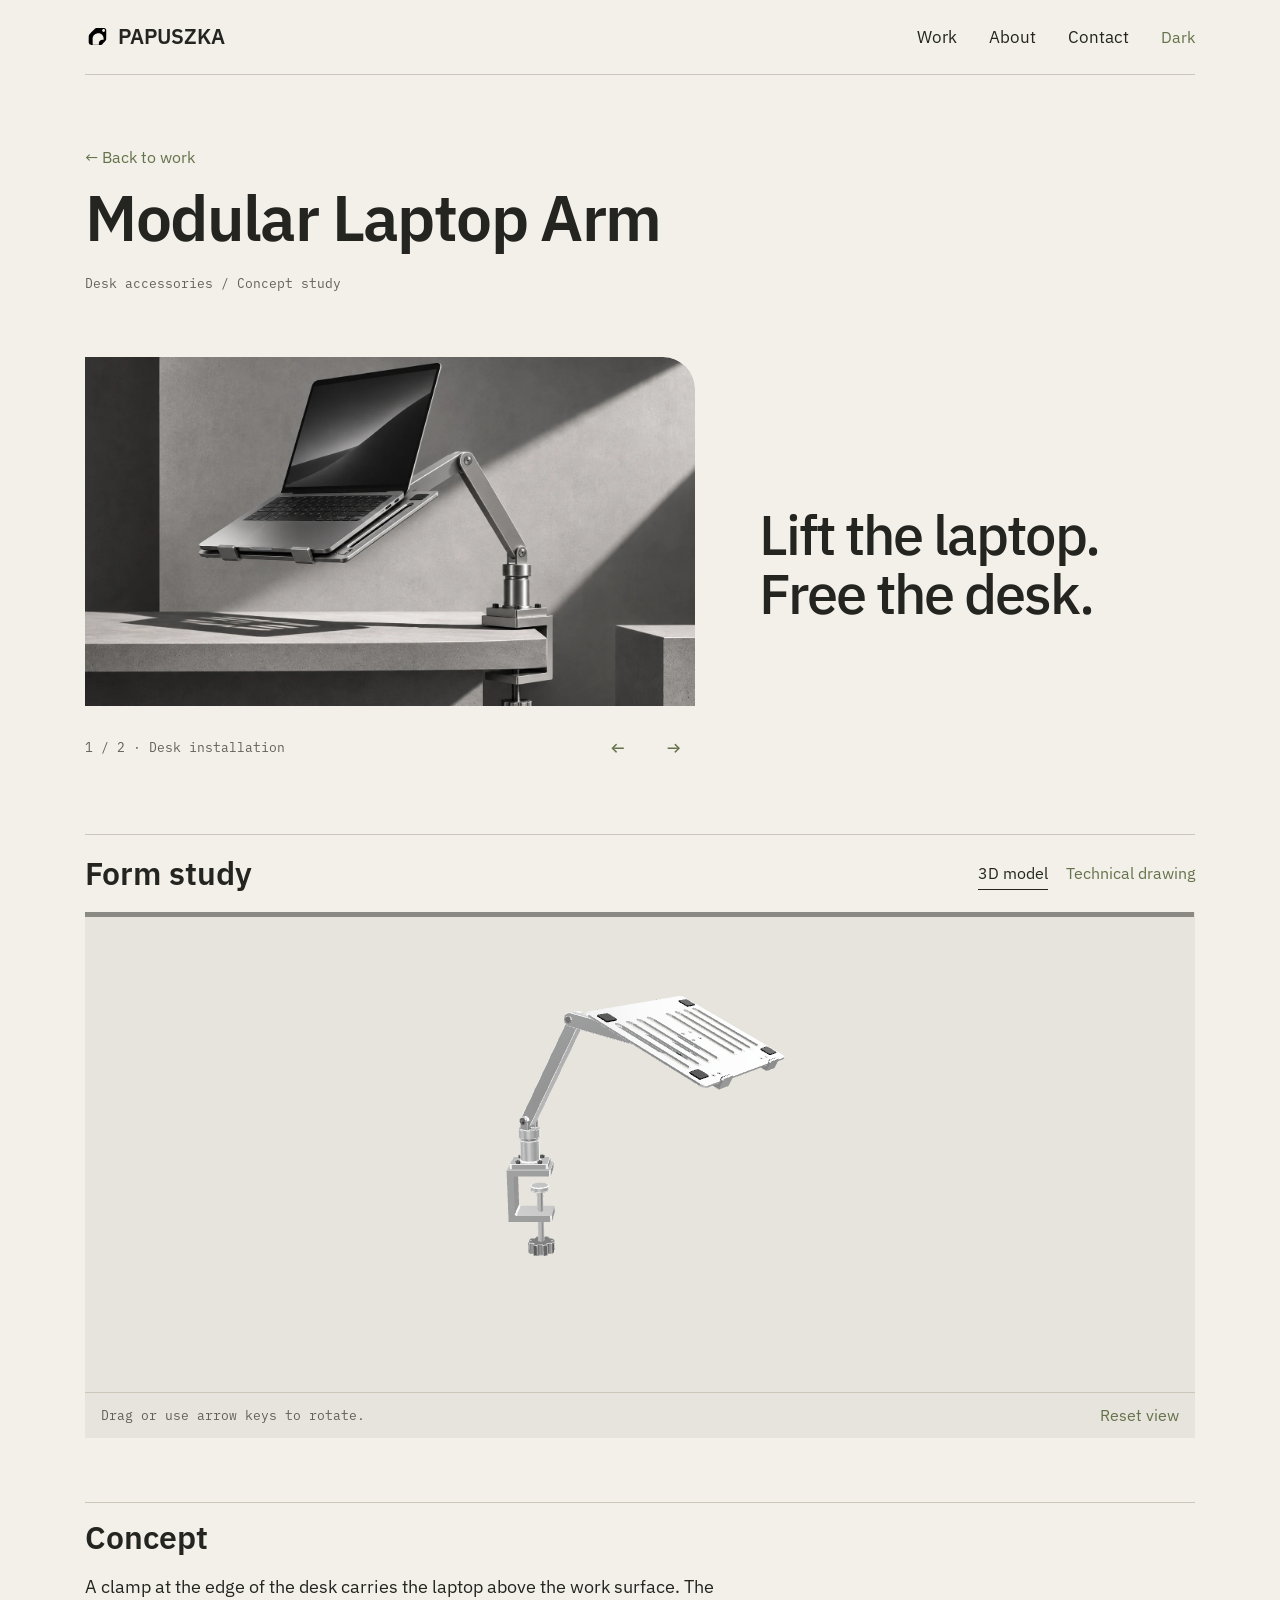
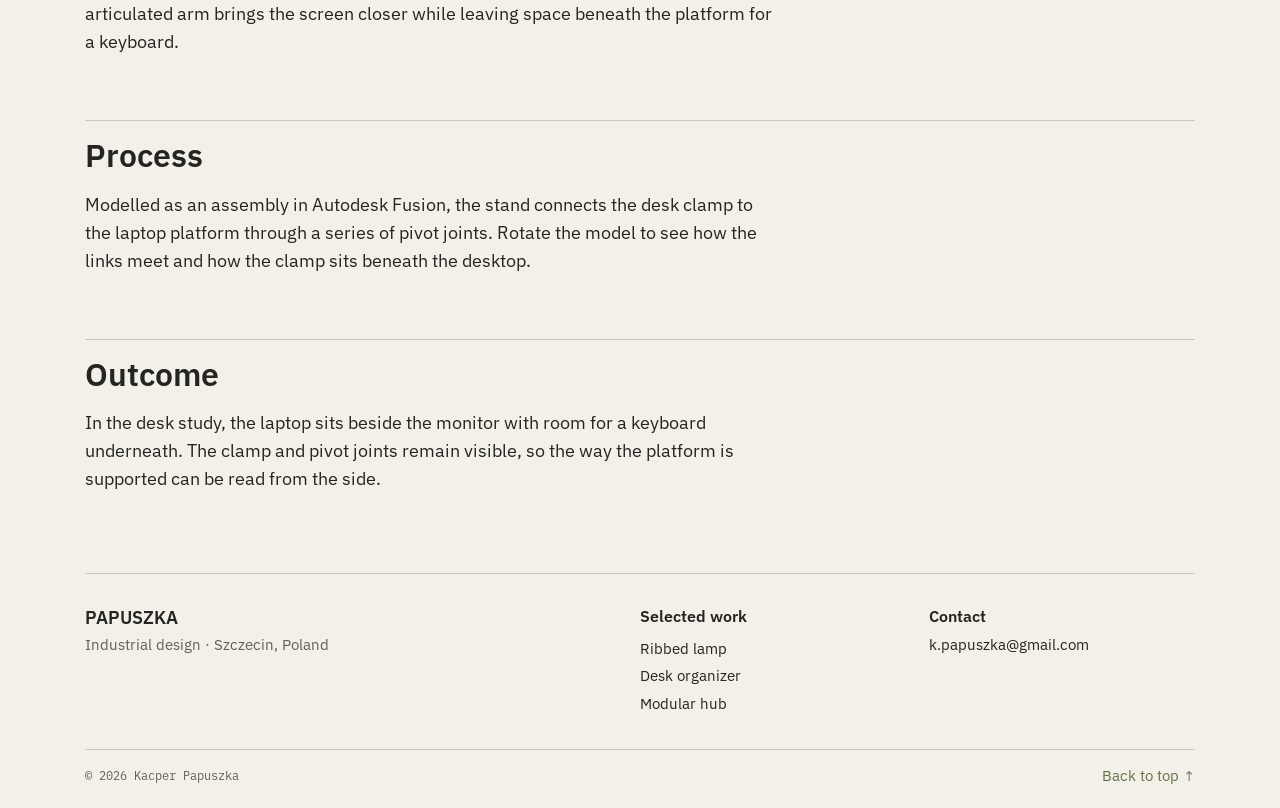
<file: modular-laptop-arm.html>
<!doctype html>
<html lang="en">
<head>
  <meta charset="utf-8">
  <meta name="viewport" content="width=device-width, initial-scale=1">
  <title>Modular Laptop Arm — PAPUSZKA</title>
  <link rel="icon" href="assets/symbol.svg">
  <link rel="preload" href="assets/plex-sans.ttf" as="font" type="font/ttf" crossorigin>
  <link rel="stylesheet" href="home.css">
  <script src="navigation.js" defer></script>
  <link rel="stylesheet" href="project.css?v=21303e619e">
  <script src="home.js" defer></script>
  <script src="project.js?v=3fbb15cb47" defer></script>
  <script src="project-viewer.js" defer></script>
</head>
<body id="top">
  <a class="skip" href="#main">Skip to content</a>
  <header>
    <div class="bar">
      <a class="brand" href="index.html" aria-label="PAPUSZKA home"><img src="assets/symbol.svg" width="25" height="25" alt="">PAPUSZKA</a>
      <nav id="navigation" aria-label="Primary">
        <a href="work.html">Work</a><a href="about.html">About</a><a href="contact.html">Contact</a>
      </nav>
      <button id="theme" aria-label="Switch to dark theme">Dark</button>
      <button id="menu" aria-expanded="false" aria-controls="navigation">Menu</button>
    </div>
    <div class="progress" aria-hidden="true"></div>
  </header>
  <main id="main" class="case-study" tabindex="-1">
    <div class="project-intro">
      <a href="work.html">← Back to work</a>
      <h1 class="measured-title"><span>Modular</span> <span>Laptop</span> <span>Arm</span><i class="dimension width-note" aria-hidden="true"></i><i class="dimension height-note" aria-hidden="true"></i></h1>
      <p class="project-meta">Desk accessories / Concept study</p>
    </div>
    <div class="project-showcase">
      <div class="project-media">
        <figure class="project-hero">
          <div class="work-image featured-image">
            <div class="gallery-track" tabindex="0" role="region" aria-label="Modular Laptop Arm images">
              <div class="gallery-slide" data-caption="Desk installation"><img class="render" src="assets/projects/mla/desk.webp" width="1568" height="1003" alt="A laptop on an articulated silver arm clamped to the edge of a concrete desk."></div>
              <div class="gallery-slide" data-caption="Side view"><img src="assets/projects/mla/studio.webp" width="1568" height="1003" alt="Side view showing the raised laptop platform, pivot joints and clamp beneath the desktop."></div>
            </div>
            <div class="frame-width" aria-hidden="true"><span></span></div>
            <div class="frame-height" aria-hidden="true"><span></span></div>
            <span class="corner-radius" aria-hidden="true"><span></span></span>
          </div>
          <figcaption class="gallery-caption">
            <span class="gallery-status" aria-live="polite">1 / 2 · Desk installation</span>
            <span class="gallery-controls" hidden>
              <button type="button" data-step="-1" aria-label="Previous image">←</button>
              <button type="button" data-step="1" aria-label="Next image">→</button>
            </span>
          </figcaption>
        </figure>
      </div>
      <p class="project-slogan">Lift the laptop. Free the desk.</p>
    </div>
    <section id="form-study" class="object-study" aria-labelledby="study-title">
      <div class="study-head">
        <h2 id="study-title">Form study</h2>
        <div class="study-switch" role="group" aria-label="Object view">
          <button type="button" aria-controls="model-panel" aria-pressed="true" data-view="model">3D model</button>
          <button type="button" aria-controls="drawing-panel" aria-pressed="false" data-view="drawing">Technical drawing</button>
        </div>
      </div>
      <div class="study-stage" id="model-panel">
        <model-viewer data-src="assets/projects/mla/mla.glb" alt="Modular Laptop Arm with its desk clamp, articulated links and laptop platform" camera-controls touch-action="pan-y" interaction-prompt="none" environment-image="neutral" loading="eager" id="project-model"></model-viewer>
        <div class="study-controls">
          <span id="model-message" role="status"></span>
          <button type="button" id="reset-view" hidden>Reset view</button>
          <button type="button" id="retry-model" hidden>Retry 3D model</button>
        </div>
      </div>
      <div class="study-stage" id="drawing-panel" hidden>
        <figure class="cad-projections">
          <img src="assets/projects/mla/orthographic.png" width="1200" height="600" loading="lazy" alt="Front elevation and top view of the Modular Laptop Arm at the same scale.">
          <figcaption><span>Front elevation</span><span>Top view</span></figcaption>
        </figure>
        <p class="drawing-key">In the position shown, the Fusion assembly spans approximately 486 mm in width, 394 mm in depth and 482 mm in height.</p>
      </div>
    </section>
    <section class="project-section">
      <h2>Concept</h2>
      <p>A clamp at the edge of the desk carries the laptop above the work surface. The articulated arm brings the screen closer while leaving space beneath the platform for a keyboard.</p>
    </section>
    <section class="project-section">
      <h2>Process</h2>
      <p>Modelled as an assembly in Autodesk Fusion, the stand connects the desk clamp to the laptop platform through a series of pivot joints. Rotate the model to see how the links meet and how the clamp sits beneath the desktop.</p>
    </section>
    <section class="project-section">
      <h2>Outcome</h2>
      <p>In the desk study, the laptop sits beside the monitor with room for a keyboard underneath. The clamp and pivot joints remain visible, so the way the platform is supported can be read from the side.</p>
    </section>
  </main>
  <footer class="site-footer">
    <div class="footer-groups">
      <div>
        <a class="footer-wordmark" href="index.html">PAPUSZKA</a>
        <p>Industrial design · Szczecin, Poland</p>
      </div>
      <div>
        <h2><a href="work.html">Selected work</a></h2>
        <ul>
          <li><a href="ribbed-lamp.html">Ribbed lamp</a></li>
          <li><a href="desk-organizer.html">Desk organizer</a></li>
          <li><a href="modular-hub.html">Modular hub</a></li>
        </ul>
      </div>
      <div>
        <h2>Contact</h2>
        <a href="mailto:k.papuszka@gmail.com">k.papuszka@gmail.com</a>
      </div>
    </div>
    <div class="footer-base">
      <small>© 2026 Kacper Papuszka</small>
      <a href="#top">Back to top ↑</a>
    </div>
  </footer>
</body>
</html>
</file>
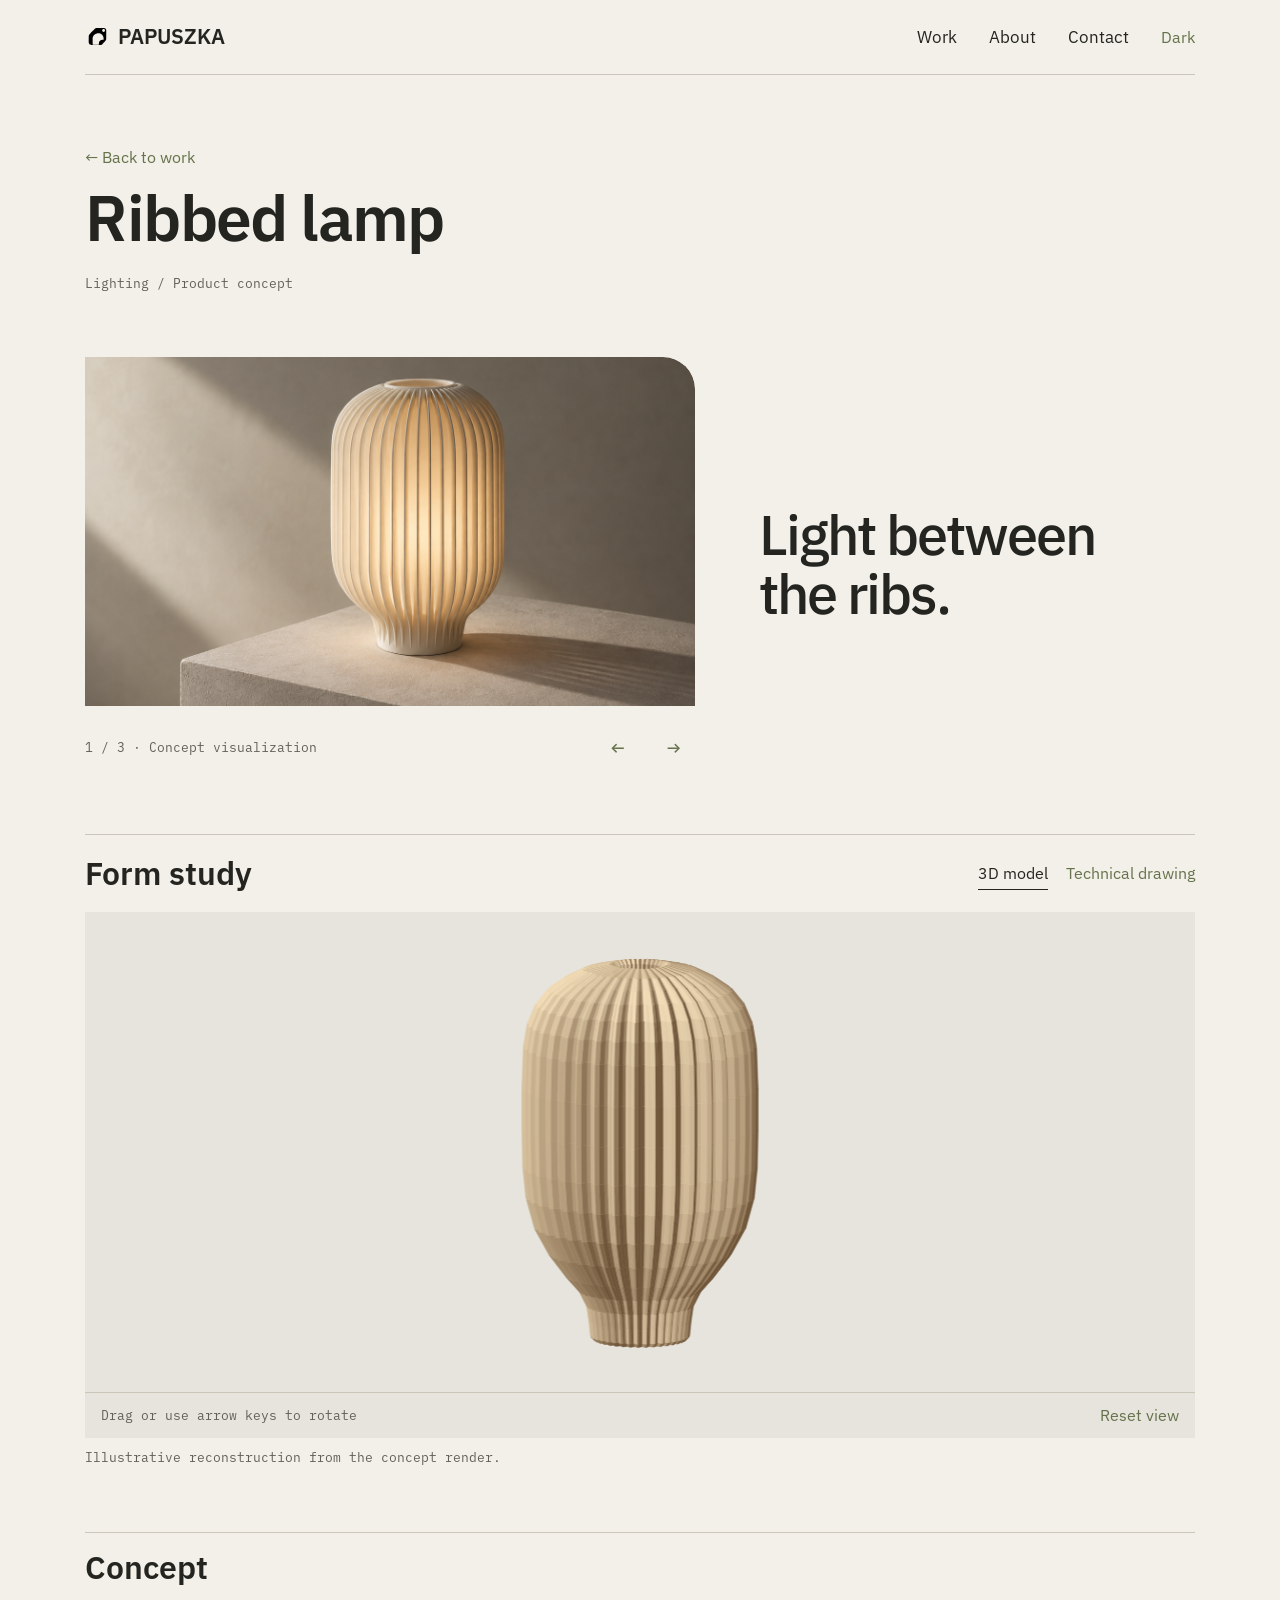
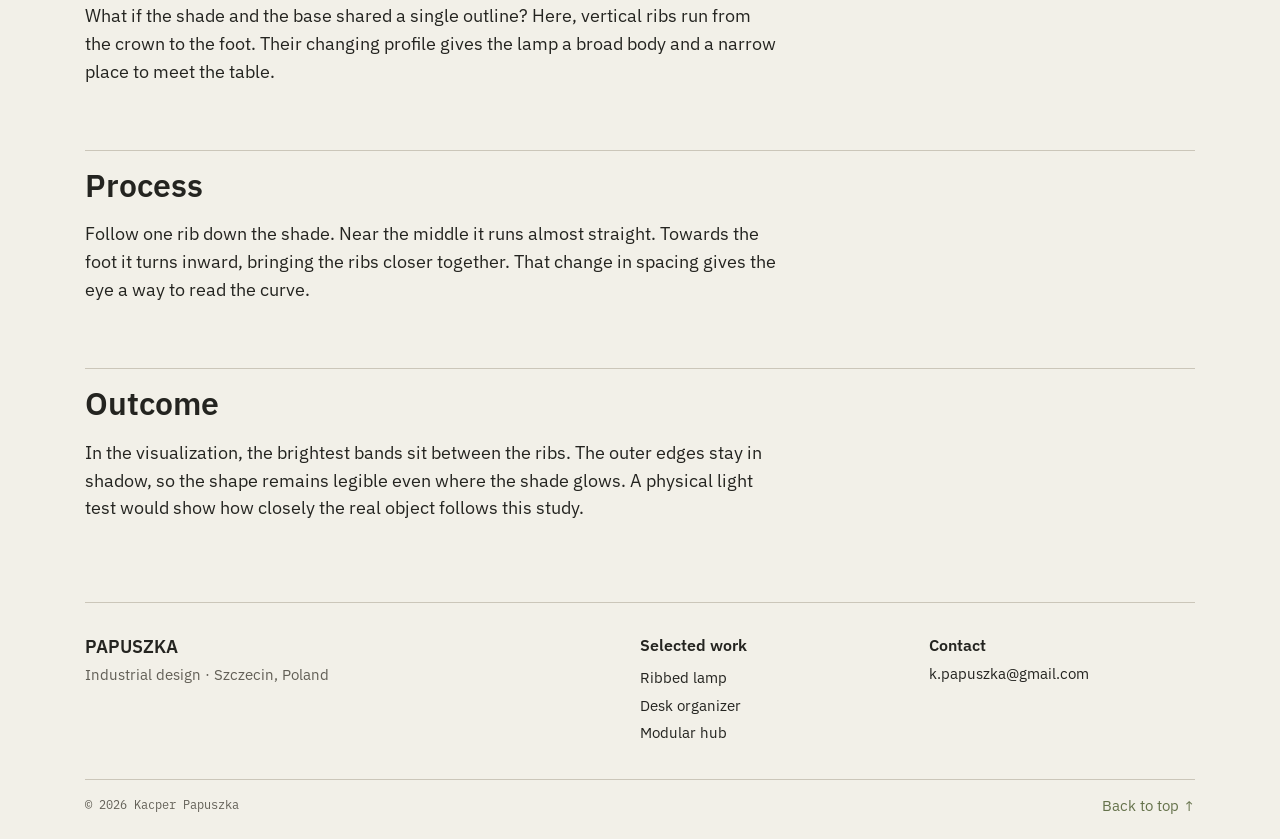
<file: ribbed-lamp.html>
<!doctype html>
<html lang="en">
<head>
  <meta charset="utf-8">
  <meta name="viewport" content="width=device-width, initial-scale=1">
  <title>Ribbed lamp — PAPUSZKA</title>
  <link rel="icon" href="assets/symbol.svg">
  <link rel="preload" href="assets/plex-sans.ttf" as="font" type="font/ttf" crossorigin>
  <link rel="stylesheet" href="home.css">
  <script src="navigation.js" defer></script>
  <link rel="stylesheet" href="project.css?v=21303e619e">
  <script src="home.js" defer></script>
  <script src="project.js?v=3fbb15cb47" defer></script>
  <script src="study-controls.js" defer></script>
  <script src="lamp-study.js" defer></script>
</head>
<body id="top">
  <a class="skip" href="#main">Skip to content</a>
  <header>
    <div class="bar">
      <a class="brand" href="index.html" aria-label="PAPUSZKA home"><img src="assets/symbol.svg" width="25" height="25" alt="">PAPUSZKA</a>
      <nav id="navigation" aria-label="Primary">
        <a href="work.html">Work</a><a href="about.html">About</a><a href="contact.html">Contact</a>
      </nav>
      <button id="theme" aria-label="Switch to dark theme">Dark</button>
      <button id="menu" aria-expanded="false" aria-controls="navigation">Menu</button>
    </div>
    <div class="progress" aria-hidden="true"></div>
  </header>
  <main id="main" class="case-study" tabindex="-1">
    <div class="project-intro">
      <a href="work.html">← Back to work</a>
      <h1 class="measured-title"><span>Ribbed</span> <span>lamp</span><i class="dimension width-note" aria-hidden="true"></i><i class="dimension height-note" aria-hidden="true"></i></h1>
      <p class="project-meta">Lighting / Product concept</p>
    </div>
    <div class="project-showcase">
      <div class="project-media">
        <figure class="project-hero">
          <div class="work-image featured-image">
            <div class="gallery-track" tabindex="0" role="region" aria-label="Project images">
              <div class="gallery-slide" data-caption="Concept visualization"><img class="render" src="assets/lamp.png" width="1280" height="960" alt="Warm light glows between the vertical ribs of a rounded table lamp on a stone plinth."></div>
              <div class="gallery-slide detail" data-caption="Shade detail" style="--detail-origin: 53% 28%"><img src="assets/lamp.png" alt="Close crop of the vertical ribs around the shade." width="1280" height="960"></div>
              <div class="gallery-slide detail" data-caption="Foot detail" style="--detail-origin: 53% 78%"><img src="assets/lamp.png" alt="Close crop of the ribs narrowing towards the foot." width="1280" height="960"></div>
            </div>
            <div class="frame-width" aria-hidden="true"><span></span></div>
            <div class="frame-height" aria-hidden="true"><span></span></div>
            <span class="corner-radius" aria-hidden="true"><span></span></span>
          </div>
          <figcaption class="gallery-caption">
            <span class="gallery-status" aria-live="polite">1 / 3 · Concept visualization</span>
            <span class="gallery-controls" hidden>
              <button type="button" data-step="-1" aria-label="Previous image">←</button>
              <button type="button" data-step="1" aria-label="Next image">→</button>
            </span>
          </figcaption>
        </figure>
      </div>
      <p class="project-slogan">Light between the ribs.</p>
    </div>
    <section id="form-study" class="object-study" aria-labelledby="study-title">
      <div class="study-head">
        <h2 id="study-title">Form study</h2>
        <div class="study-switch" role="group" aria-label="Object view">
          <button type="button" aria-pressed="true" data-view="model">3D model</button>
          <button type="button" aria-pressed="false" data-view="drawing">Technical drawing</button>
        </div>
      </div>
      <div class="study-stage" id="model-panel">
        <canvas tabindex="0" aria-label="Conceptual 3D model of the ribbed lamp" aria-describedby="orbit-help"></canvas>
        <div class="study-controls"><span id="orbit-help">Drag or use arrow keys to rotate</span><button type="button" id="reset-view">Reset view</button></div>
      </div>
      <div class="study-stage" id="drawing-panel" hidden>
        <svg viewBox="0 0 440 264" role="img" aria-labelledby="drawing-title drawing-desc">
          <title id="drawing-title">Ribbed lamp — orthographic views</title>
          <desc id="drawing-desc">Front and top projections of the illustrative model. Dimensions are proportional, with the total height set to 100.</desc>
          <g class="drawing-geometry"></g>
        </svg>
        <p class="drawing-key">Relative dimensions · H = 100</p>
      </div>
      <p class="study-caption">Illustrative reconstruction from the concept render.</p>
    </section>
    <section class="project-section">
      <h2>Concept</h2>
      <p>What if the shade and the base shared a single outline? Here, vertical ribs run from the crown to the foot. Their changing profile gives the lamp a broad body and a narrow place to meet the table.</p>
    </section>
    <section class="project-section">
      <h2>Process</h2>
      <p>Follow one rib down the shade. Near the middle it runs almost straight. Towards the foot it turns inward, bringing the ribs closer together. That change in spacing gives the eye a way to read the curve.</p>
    </section>
    <section class="project-section">
      <h2>Outcome</h2>
      <p>In the visualization, the brightest bands sit between the ribs. The outer edges stay in shadow, so the shape remains legible even where the shade glows. A physical light test would show how closely the real object follows this study.</p>
    </section>
  </main>
  <footer class="site-footer">
    <div class="footer-groups">
      <div>
        <a class="footer-wordmark" href="index.html">PAPUSZKA</a>
        <p>Industrial design · Szczecin, Poland</p>
      </div>
      <div>
        <h2><a href="work.html">Selected work</a></h2>
        <ul>
          <li><a href="ribbed-lamp.html">Ribbed lamp</a></li>
          <li><a href="desk-organizer.html">Desk organizer</a></li>
          <li><a href="modular-hub.html">Modular hub</a></li>
        </ul>
      </div>
      <div>
        <h2>Contact</h2>
        <a href="mailto:k.papuszka@gmail.com">k.papuszka@gmail.com</a>
      </div>
    </div>
    <div class="footer-base">
      <small>© 2026 Kacper Papuszka</small>
      <a href="#top">Back to top ↑</a>
    </div>
  </footer>
</body>
</html>
</file>
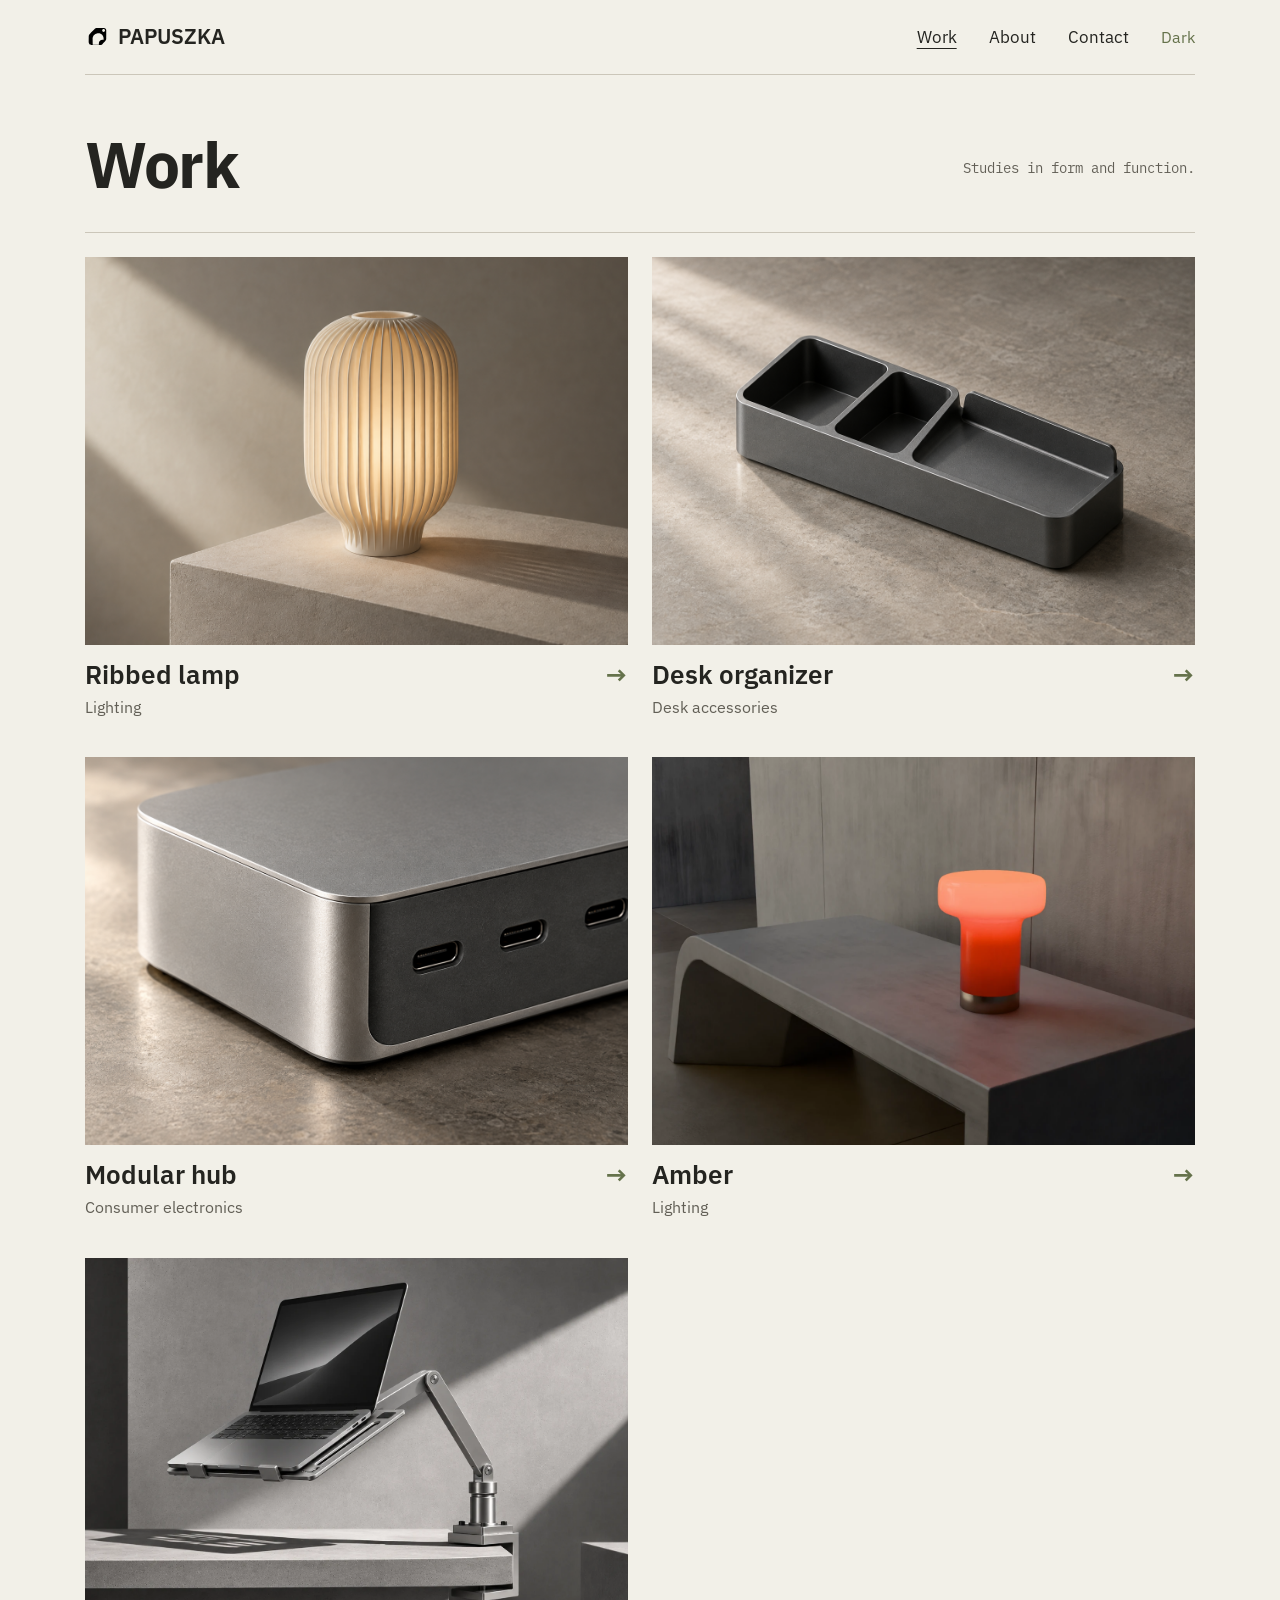
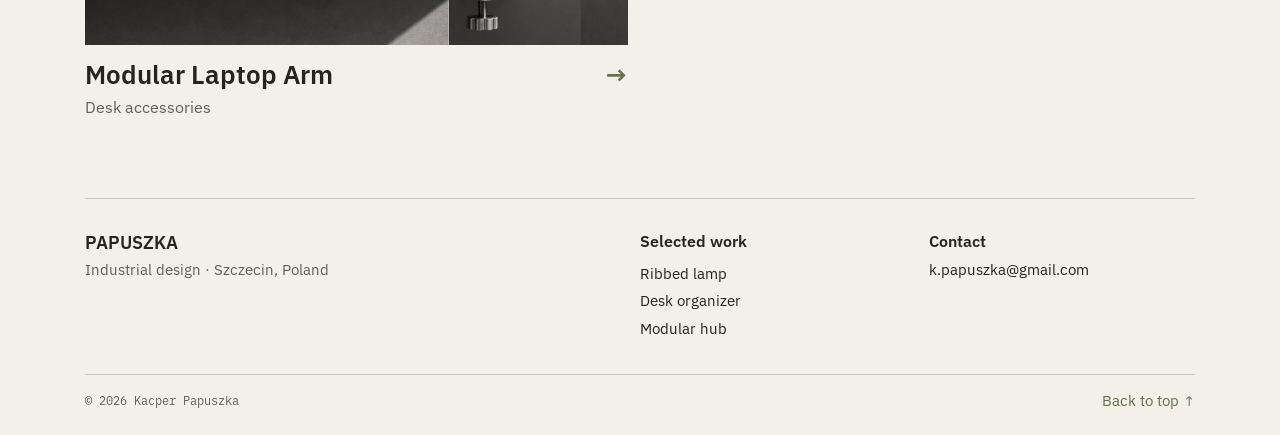
<file: work.html>
<!doctype html>
<html lang="en">
<head>
  <meta charset="utf-8">
  <meta name="viewport" content="width=device-width, initial-scale=1">
  <title>Work — PAPUSZKA</title>
  <link rel="icon" href="assets/symbol.svg">
  <link rel="preload" href="assets/plex-sans.ttf" as="font" type="font/ttf" crossorigin>
  <link rel="stylesheet" href="home.css">
  <script src="navigation.js" defer></script>
  <link rel="stylesheet" href="work.css">
  <script src="home.js?v=2" defer></script>
</head>
<body id="top">
  <a class="skip" href="#main">Skip to content</a>
  <header>
    <div class="bar">
      <a class="brand" href="index.html" aria-label="PAPUSZKA home"><img src="assets/symbol.svg" width="25" height="25" alt="">PAPUSZKA</a>
      <nav id="navigation" aria-label="Primary">
        <a href="work.html" aria-current="page">Work</a><a href="about.html">About</a><a href="contact.html">Contact</a>
      </nav>
      <button id="theme" aria-label="Switch to dark theme">Dark</button>
      <button id="menu" aria-expanded="false" aria-controls="navigation">Menu</button>
    </div>
    <div class="progress" aria-hidden="true"></div>
  </header>
  <main id="main" tabindex="-1">
    <div class="page-intro">
      <h1 class="measured-title"><span>Work</span><i class="dimension width-note" aria-hidden="true"></i><i class="dimension height-note" aria-hidden="true"></i></h1>
      <p class="page-note">Studies in form and function.</p>
    </div>
    <div class="grid catalogue">
      <article>
        <a class="project-link" href="ribbed-lamp.html" aria-labelledby="lamp-title">
          <div class="work-image">
            <img class="render" src="assets/lamp.png" width="718" height="513" alt="Illuminated ribbed table lamp on a stone plinth.">
            <div class="frame-width" aria-hidden="true"><span></span></div>
          </div>
          <h2 id="lamp-title">Ribbed lamp <span aria-hidden="true">→</span></h2>
          <p>Lighting</p>
        </a>
      </article>
      <article>
        <a class="project-link" href="desk-organizer.html" aria-labelledby="organizer-title">
          <div class="work-image">
            <img class="render" src="assets/organizer.png" width="612" height="437" alt="Concept visualization of the desk organizer.">
            <div class="frame-width" aria-hidden="true"><span></span></div>
          </div>
          <h2 id="organizer-title">Desk organizer <span aria-hidden="true">→</span></h2>
          <p>Desk accessories</p>
        </a>
      </article>
      <article>
        <a class="project-link" href="modular-hub.html" aria-labelledby="hub-title">
          <div class="work-image">
            <img class="render" src="assets/hub.png" loading="lazy" width="612" height="437" alt="Concept visualization of the modular hub.">
            <div class="frame-width" aria-hidden="true"><span></span></div>
          </div>
          <h2 id="hub-title">Modular hub <span aria-hidden="true">→</span></h2>
          <p>Consumer electronics</p>
        </a>
      </article>
      <article>
        <a class="project-link" href="amber.html" aria-labelledby="amber-title">
          <div class="work-image">
            <img class="render" src="assets/projects/amber/bench.webp" loading="lazy" width="1400" height="1050" alt="Amber table lamp glowing on a concrete bench.">
            <div class="frame-width" aria-hidden="true"><span></span></div>
          </div>
          <h2 id="amber-title">Amber <span aria-hidden="true">→</span></h2>
          <p>Lighting</p>
        </a>
      </article>
      <article>
        <a class="project-link" href="modular-laptop-arm.html" aria-labelledby="mla-title">
          <div class="work-image">
            <img class="render" src="assets/projects/mla/desk.webp" loading="lazy" width="1568" height="1003" alt="A laptop suspended above a concrete desk by a clamp-mounted arm.">
            <div class="frame-width" aria-hidden="true"><span></span></div>
          </div>
          <h2 id="mla-title">Modular Laptop Arm <span aria-hidden="true">→</span></h2>
          <p>Desk accessories</p>
        </a>
      </article>
    </div>
  </main>
  <footer class="site-footer">
    <div class="footer-groups">
      <div>
        <a class="footer-wordmark" href="index.html">PAPUSZKA</a>
        <p>Industrial design · Szczecin, Poland</p>
      </div>
      <div>
        <h2><a href="work.html">Selected work</a></h2>
        <ul>
          <li><a href="ribbed-lamp.html">Ribbed lamp</a></li>
          <li><a href="desk-organizer.html">Desk organizer</a></li>
          <li><a href="modular-hub.html">Modular hub</a></li>
        </ul>
      </div>
      <div>
        <h2>Contact</h2>
        <a href="mailto:k.papuszka@gmail.com">k.papuszka@gmail.com</a>
      </div>
    </div>
    <div class="footer-base">
      <small>© 2026 Kacper Papuszka</small>
      <a href="#top">Back to top ↑</a>
    </div>
  </footer>
</body>
</html>
</file>
<file: home.css>
@font-face {
  font-family: 'IBM Plex Sans';
  src: url('assets/plex-sans.ttf') format('truetype');
  font-weight: 100 700;
  font-display: swap;
}
@font-face {
  font-family: 'IBM Plex Mono';
  src: url('assets/plex-mono.otf') format('opentype');
  font-weight: 400;
  font-display: swap;
}
:root {
  --page: #f2f0e8;
  --ink: #242420;
  --secondary: #625f56;
  --action: #65724b;
  --line: #cbc6b9;
  --gutter: clamp(24px, 6.667vw, 96px);
  --header: 74px;
  --mono: 'IBM Plex Mono', Menlo, monospace;
  color-scheme: light;
}
:root[data-theme='dark'] {
  --page: #242420;
  --ink: #f2f0e8;
  --secondary: #bcb8ab;
  --action: #a9b58c;
  --line: #514f46;
  color-scheme: dark;
}
* { box-sizing: border-box; }
html { background: var(--page); scroll-padding-top: calc(var(--header) + 12px); }
@media (prefers-reduced-motion: no-preference) { html { scroll-behavior: smooth; } }
body { margin: auto; max-width: 1440px; padding: 0 var(--gutter); color: var(--ink); font: 400 1rem/1.3 'IBM Plex Sans', sans-serif; }
h1, h2, h3, p, figure { margin: 0; }
h2, h3 { font-weight: 600; }
button, a, .action { color: var(--action); }
button { font: inherit; background: none; border: 0; padding: 0; cursor: pointer; }
a { text-decoration: none; }
a:hover, button:hover { text-decoration: underline; text-underline-offset: .2em; }
:focus-visible { outline: 2px solid var(--action); outline-offset: 4px; }
.skip { position: fixed; top: 8px; left: var(--gutter); padding: 10px; background: var(--page); z-index: 5; transform: translateY(-160%); }
.skip:focus { transform: none; }
header { position: sticky; top: 0; z-index: 2; background: var(--page); border-bottom: 1px solid var(--line); }
.bar, nav, .brand, .row { display: flex; align-items: center; }
.bar { min-height: var(--header); gap: 32px; }
.brand { margin-right: auto; gap: 8px; font-size: 1.3125rem; font-weight: 600; color: var(--ink); }
[data-theme='dark'] .brand img { filter: invert(1); }
nav { gap: 32px; font-size: 1.0625rem; }
nav a, footer a { color: var(--ink); }
.bar a, .bar button { padding-block: 8px; }
#menu { display: none; }
.progress { position: absolute; height: 1px; inset: auto 0 -1px; background: var(--action); transform-origin: left; transform: scaleX(var(--progress, 0)); }
main { padding: 56px 0 80px; display: grid; gap: 44px; }
.manifesto, .details { display: grid; justify-items: start; gap: 16px; }
h1 { font-size: clamp(2.5rem, 5vw, 4.5rem); letter-spacing: -.025em; line-height: 1.05; }
.manifesto p, .description { font-size: 1.25rem; }
.measured-title { position: relative; }
.period {
  display: inline-block;
  position: relative;
  width: .135em;
  height: .135em;
  margin-left: .035em;
  border-radius: 50%;
  background: var(--ink);
  color: transparent;
  line-height: 0;
  vertical-align: baseline;
}
.period-character { position: absolute; inset: 0; overflow: hidden; }
.dimension, .radius-note { display: none; }
@media (prefers-reduced-motion: no-preference) {
  .measured-title { margin-bottom: 8px; }
  .dimension, .radius-note {
    position: absolute;
    display: block;
    pointer-events: none;
    user-select: none;
    color: var(--action);
    font: 400 11px/1 var(--mono);
    letter-spacing: 0;
    white-space: nowrap;
    animation: drafting-notes 4.6s both;
  }
  .width-note {
    inset: -13px 0 auto;
    height: 9px;
    border-inline: 1px solid;
    background: linear-gradient(currentColor, currentColor) left center / 100% 1px no-repeat;
    animation: drafting-notes 4.6s both, measure-width 900ms ease-out both;
  }
  @keyframes measure-width {
    from { background-size: 0 1px; }
    to { background-size: 100% 1px; }
  }
  .height-note {
    inset: 0 auto 0 -13px;
    width: 9px;
    border-block: 1px solid;
    background: linear-gradient(currentColor, currentColor) center / 1px 100% no-repeat;
  }
  .dimension::after {
    content: attr(data-value);
    position: absolute;
    top: 50%;
    left: 50%;
    padding: 1px 4px;
    background: var(--page);
    transform: translate(-50%, -50%);
  }
  .height-note::after { transform: translate(-50%, -50%) rotate(-90deg); }
  .radius-note {
    /* Leave a clear gap between the circle, leader and label. */
    right: calc(85% + 27px);
    top: calc(85% + 16px);
    padding: 1px 3px;
    background: var(--page);
    color: var(--ink);
    font-size: 12px;
  }
  .radius-note::before {
    content: "";
    position: absolute;
    left: calc(100% + 3px);
    bottom: 50%;
    width: 22px;
    height: 22px;
    background: linear-gradient(135deg, transparent 47%, var(--action) 48% 52%, transparent 53%);
  }
  .radius-note::after { content: attr(data-value); }
  @keyframes drafting-notes {
    0% { opacity: 0; }
    20%, 84% { opacity: 1; }
    100% { opacity: 0; }
  }
  .measured-title span {
    display: inline-block;
    --entry-y: -.12em;
    animation: align-word 1100ms cubic-bezier(.2,.75,.2,1) backwards;
  }
  .measured-title span:nth-child(2) { animation-delay: 65ms; }
  .measured-title span:nth-child(3) { animation-delay: 130ms; }
  .measured-title span:nth-child(4) { animation-delay: 195ms; }
  .measured-title span:nth-child(5) { animation-delay: 260ms; }
  @keyframes align-word {
    from { transform: translateY(var(--entry-y)); opacity: .4; }
    to { transform: translateY(0); opacity: 1; }
  }
}
.feature, #work, footer { border-top: 1px solid var(--line); }
.label { font: 400 .8125rem/1.3 var(--mono); color: var(--secondary); margin: 16px 0; }
.feature-layout { display: grid; grid-template-columns: 718fr 506fr; align-items: center; gap: 24px; }
.render { display: block; width: 100%; height: auto; aspect-ratio: 1.4; object-fit: cover; }
@media (prefers-reduced-motion: no-preference) {
  .feature-layout .render { object-position: center var(--lamp-position, 50%); }
}
.details { gap: 20px; }
.category, figcaption p { font: .75rem/1.3 var(--mono); }
.category { color: var(--action); margin-bottom: 5px; }
.details h3 { font-size: 2.5rem; }
.description { max-width: 470px; color: var(--secondary); }
.row { justify-content: space-between; gap: 12px; }
#work { padding-top: 22px; }
#selected { font-size: 2rem; }
.grid { display: grid; grid-template-columns: 1fr 1fr; gap: 24px; margin-top: 22px; }
.work-image { position: relative; }
.featured-image { --corner-radius: 32px; }
.featured-image .render { border-top-right-radius: var(--corner-radius); }
.frame-width, .frame-height, .corner-radius { display: none; }
@media (prefers-reduced-motion: no-preference) {
  .work-image :is(.frame-width, .frame-height) {
    opacity: 0;
    transition: opacity 180ms ease-out;
    display: flex;
    position: absolute;
    inset: -13px 0 auto;
    height: 8px;
    align-items: center;
    justify-content: center;
    border-inline: 1px solid var(--action);
    color: var(--action);
    font: 400 11px/1 var(--mono);
    pointer-events: none;
  }
  .corner-radius {
    display: block;
    position: absolute;
    left: calc(100% - var(--corner-radius));
    top: var(--corner-radius);
    width: calc(var(--corner-radius) + 39px);
    height: 0;
    transform: rotate(-45deg);
    transform-origin: left center;
    color: var(--ink);
    font: 400 11px/1 var(--mono);
    pointer-events: none;
    opacity: 0;
    transition: opacity 180ms ease-out;
  }
  .corner-radius::before {
    content: "";
    position: absolute;
    left: -2px;
    top: -2px;
    width: 4px;
    height: 4px;
    border-radius: 50%;
    background: currentColor;
    box-shadow: 0 0 0 1px var(--page);
  }
  .corner-radius::after {
    content: "";
    position: absolute;
    inset: 0 0 auto;
    height: 1px;
    background: currentColor;
    box-shadow: 0 1px var(--page);
    transform-origin: left;
  }
  .corner-radius span {
    position: absolute;
    left: calc(var(--corner-radius) + 6px);
    bottom: 3px;
    padding: 1px 2px;
    white-space: nowrap;
    background: var(--page);
  }
  .is-measured .corner-radius::after { animation: draw-frame .65s ease-out backwards; }
  .work-image.is-measured :is(.frame-width, .frame-height, .corner-radius) { opacity: var(--measure-opacity, 0); }
  .featured-image .frame-width { inset: auto 0 -12px; }
  .work-image .frame-height {
    writing-mode: vertical-lr;
    inset: 0 auto 0 -15px;
    width: 8px;
    height: auto;
  }
  .frame-height::before, .frame-height::after, .frame-width::before, .frame-width::after {
    content: "";
    flex: 1;
    height: 1px;
    background: currentColor;

    transform-origin: left;
  }
  .frame-width::after { transform-origin: right; }
  .frame-width span { padding-inline: 6px; }
  .frame-height::before, .frame-height::after {
    width: 1px;
    height: auto;

    transform-origin: top;
  }
  .frame-height::after { transform-origin: bottom; }
  .frame-height span { padding-inline: 6px; transform: rotate(180deg); }
  .is-measured .frame-width::before, .is-measured .frame-width::after { animation: draw-frame .65s ease-out backwards; }
  .is-measured .frame-height::before, .is-measured .frame-height::after { animation: draw-height .65s ease-out backwards; }
  @keyframes draw-height { from { transform: scaleY(0); } }
  @keyframes draw-frame { from { transform: scaleX(0); } }
}
figcaption { margin-top: 13px; }
figcaption h3 { font-size: 1.625rem; }
figcaption p { margin-top: 5px; color: var(--secondary); }
.site-footer { padding: 32px 0 24px; font-size: .9375rem; }
.footer-groups { display: grid; grid-template-columns: 2fr repeat(2, minmax(0, 1fr)); gap: 24px; }
.footer-wordmark { font-size: 1.125rem; font-weight: 600; }
.footer-groups p { margin-top: 6px; color: var(--secondary); }
.footer-groups h2 { font-size: 1rem; margin-bottom: 8px; }
.footer-groups ul { list-style: none; margin: 0; padding: 0; }
.footer-groups li a { display: inline-block; padding-block: 4px; }
.footer-groups a { overflow-wrap: anywhere; }
.footer-base { display: flex; flex-wrap: wrap; align-items: center; justify-content: space-between; gap: 12px; border-top: 1px solid var(--line); margin-top: 32px; padding-top: 16px; }
.footer-base small { font: 400 .75rem/1.5 var(--mono); color: var(--secondary); }
.footer-base a { color: var(--action); }
@media (max-width: 650px) {
  .footer-groups { grid-template-columns: 1fr; }
}
@media (max-width: 650px) {
  :root { --header: 62px; --gutter: 24px; }
  .brand { font-size: 1.0625rem; }
  .bar { display: grid; grid-template-columns: 1fr auto auto; grid-template-rows: var(--header); column-gap: 17px; row-gap: 0; }
  #menu { display: inline-block; }
  nav { display: none; grid-column: 1 / -1; grid-row: 2; padding: 20px 0 16px; border-top: 1px solid var(--line); flex-direction: column; align-items: start; gap: 20px; font-size: 1rem; color: var(--action); }
  nav a { color: inherit; }
  .bar nav a { padding-block: 0; }
  header.menu-open nav { display: flex; }
  main { padding: 34px 0 48px; gap: 32px; }
  h1 { font-size: 2.5rem; letter-spacing: -.0175em; }
  .manifesto, .details, .feature-layout { gap: 14px; }
  .manifesto p { font-size: 1.0625rem; }
  .feature-layout, .grid { grid-template-columns: 1fr; }
  .details h3 { font-size: 1.8125rem; }
  .description { font-size: 1rem; }
  .grid { gap: 32px; }
}
@media (prefers-reduced-motion: reduce) { .progress { display: none; } }
.selected-link { display: block; color: inherit; }

.page-intro { display: flex; align-items: center; justify-content: space-between; gap: 18px; }
.page-note { margin: 0; color: var(--secondary); font: 400 .875rem/1.5 var(--mono); }
@media (max-width: 650px) {
  .page-intro { align-items: flex-start; flex-direction: column; gap: 8px; }
}

.water-study {
  position: relative;
  display: grid;
  place-items: center;
  height: calc(100vh - var(--header) - 1px);
  height: calc(100svh - var(--header) - 1px);
}
.water-study canvas, .water-wordmark { grid-area: 1 / 1; }
.water-study canvas { display: block; width: 100%; height: min(100%, 65svh); position: relative; }
.water-wordmark small { position: absolute; bottom: calc(100% + .6em); left: 0; width: 100%; text-align: center; font-size: 1rem; font-weight: 500; color: var(--secondary); }
.water-wordmark { position: relative; font-size: clamp(3rem, 11vw, 10rem); font-weight: 600; }
.water-actions {
  position: absolute;
  inset: auto 0 max(16px, env(safe-area-inset-bottom));
  display: flex;
  justify-content: space-between;
  align-items: center;
}
.water-actions a, .water-actions button { padding: 10px 4px; }
.water-actions button { font: 400 .75rem/1.5 var(--mono); }
.manifesto.waiting-for-view .measured-title :is(span, .dimension, .radius-note) { animation-play-state: paused; }

.home-brand-name { opacity: var(--brand-opacity, 0); }

@media (prefers-reduced-motion: no-preference) {
  .water-wordmark { animation: water-wordmark-entry 1200ms ease-in-out both; }
  @keyframes water-wordmark-entry { from { opacity: 0; } to { opacity: 1; } }
}
</file>
<file: about.css>
.measured-title { justify-self: start; }
nav [aria-current="page"] { text-decoration: underline; text-underline-offset: .2em; }
/* Keep the full-width tool strip from sizing the content column. */
main { grid-template-columns: minmax(0, 1fr); }
.about-profile { display: grid; grid-template-columns: minmax(0, 5fr) minmax(0, 7fr); align-items: center; gap: clamp(24px, 5vw, 76px); border-top: 1px solid var(--line); padding-top: 24px; }
.about-copy { display: grid; justify-items: start; gap: 18px; }
.about-copy h2 { font-size: clamp(1.75rem, 3vw, 2.75rem); line-height: 1.12; letter-spacing: -.025em; }
.about-copy p { max-width: 48ch; line-height: 1.55; }
.about-lead { font-size: 1.2rem; }
.about-image { display: block; width: 100%; height: auto; }
@media (max-width: 650px) {
  .about-profile { grid-template-columns: minmax(0, 1fr); }
}

.portrait-frame { position: relative; overflow: hidden; }
.about-image { transform: scale(1.04); transform-origin: 50% 42%; }
@media (prefers-reduced-motion: no-preference) {
  .portrait-frame.is-ready .about-image { transform: scale(1); }
  .portrait-frame.is-captured .about-image {
    animation: portrait-zoom 1.25s cubic-bezier(.2,.7,.25,1) both;
  }
  .portrait-frame.is-captured::after {
    content: "";
    position: absolute;
    inset: 0;
    pointer-events: none;
    background: #fff9ed;
    animation: portrait-flash 600ms 280ms both;
  }
  @keyframes portrait-flash {
    0%, 100% { opacity: 0; }
    12% { opacity: .42; }
  }
  @keyframes portrait-zoom {
    from { transform: scale(1); }
    to { transform: scale(1.04); }
  }
}

@media (prefers-reduced-motion: no-preference) {
  .portrait-measure .frame-width { inset: auto 0 -14px; }
  /* On a tall screen the whole page can fit without a scroll gesture. */
  .portrait-measure.fits-screen:has(.is-captured) :is(.frame-width, .frame-height) {
    opacity: 1;
    transition-delay: .7s;
  }
  .portrait-measure.fits-screen:has(.is-captured) .frame-width::before,
  .portrait-measure.fits-screen:has(.is-captured) .frame-width::after {
    animation: draw-frame .65s .7s ease-out backwards;
  }
  .portrait-measure.fits-screen:has(.is-captured) .frame-height::before,
  .portrait-measure.fits-screen:has(.is-captured) .frame-height::after {
    animation: draw-height .65s .7s ease-out backwards;
  }
}

html { container-type: inline-size; }
.about-background { display: grid; grid-template-columns: 1fr 1fr; gap: clamp(32px, 6vw, 96px); }
.about-background section, .tools-heading { border-top: 1px solid var(--line); padding-top: 16px; }
.about-background h2, .tools-heading h2 { font-size: 1.65rem; }
.about-background p { max-width: 54ch; margin-top: 18px; line-height: 1.55; }
.education-list { display: grid; grid-template-columns: auto 1fr; gap: 12px 20px; margin: 20px 0 0; }
.education-list dt, .school, .tools-list small { font: 400 .8rem/1.5 var(--mono); color: var(--secondary); }
.education-list dd { margin: 0; }
.tools-heading { display: flex; align-items: center; justify-content: space-between; }
.tools-band { margin: 20px calc(50% - 50cqw) 0; overflow: hidden; border-block: 1px solid var(--line); }
.tools-track { display: flex; }
.tools-list { list-style: none; display: flex; flex-wrap: wrap; align-items: center; justify-content: space-around; gap: 24px; padding: 24px; margin: 0; width: 100%; box-sizing: border-box; }
.tools-list li { display: flex; align-items: center; gap: 10px; white-space: nowrap; }
.tools-list small { display: block; }
.tools-list img { object-fit: contain; border-radius: 10px; }
.tools-list[aria-hidden] { display: none; }
@media (prefers-reduced-motion: no-preference) {
  .tools-band.is-looping .tools-track { width: max-content; animation: tool-scroll 34s linear infinite; }
  .tools-band.is-looping .tools-list { display: flex; width: auto; min-width: 100cqw; flex-wrap: nowrap; gap: 48px; }
  .tools-band.is-paused .tools-track { animation-play-state: paused; }
  @keyframes tool-scroll { to { transform: translateX(-50%); } }
}
@media (max-width: 650px) {
  .about-background { grid-template-columns: 1fr; }
  .tools-list { justify-content: flex-start; }
}
</file>
<file: project.css>
.case-study { gap: 64px; padding-top: 72px; }
.project-intro, .project-section { display: grid; justify-items: start; gap: 16px; }
.project-intro h1 { font-weight: 600; letter-spacing: -.025em; }
.project-meta, .project-hero figcaption { color: var(--secondary); font: 400 .8125rem/1.4 var(--mono); }
.project-hero img { display: block; width: 100%; height: auto; aspect-ratio: 1.75; object-fit: cover; object-position: 50% 45%;  }
.project-hero figcaption { margin-top: 20px; }
.project-section { border-top: 1px solid var(--line); padding-top: 14px; gap: 14px; }
.project-section h2 { font-size: 2rem; }
.project-section p { max-width: 63ch; font-size: 1.125rem; line-height: 1.55; }
@media (max-width: 650px) {
  .case-study { gap: 38px; padding-top: 38px; }
  .project-hero img { aspect-ratio: 1.4; }
  .project-section h2 { font-size: 1.8125rem; }
  .project-section p { font-size: 1rem; }
}
@media screen and (prefers-reduced-motion: no-preference) {
  .project-section.entered {
    animation: section-entry 580ms cubic-bezier(.2,.75,.2,1);
  }
  @keyframes section-entry {
    from { opacity: .15; transform: translateY(8px); }
    to { opacity: 1; transform: translateY(0); }
  }
}
.object-study { border-top: 1px solid var(--line); padding-top: 18px; }
.study-head, .study-switch, .study-controls { display: flex; align-items: center; }
.study-head { justify-content: space-between; gap: 12px; flex-wrap: wrap; margin-bottom: 18px; }
.study-head h2 { font-size: 2rem; }
.study-switch { gap: 18px; }
.study-switch button { padding-block: 6px; border-bottom: 1px solid transparent; }
.study-switch [aria-pressed="true"] { color: var(--ink); border-color: currentColor; }
.study-stage { background: color-mix(in srgb, var(--page) 94%, var(--ink)); }
.study-stage canvas, .study-stage svg, .study-stage model-viewer { display: block; width: 100%; height: clamp(290px, 49vw, 480px); }
.study-stage canvas { cursor: grab; touch-action: pan-y; }
.study-stage canvas:active { cursor: grabbing; }
.study-controls, .drawing-key { padding: 12px 16px; border-top: 1px solid var(--line); }
.study-controls { justify-content: space-between; gap: 14px; }
.study-controls span, .drawing-key, .study-caption { font: 400 .8125rem/1.5 var(--mono); color: var(--secondary); }
.study-caption { margin-top: 10px; }
.drawing-geometry { stroke: var(--ink); stroke-width: 1; fill: none; }
.drawing-geometry .rib { stroke-width: .55; opacity: .8; }
.drawing-geometry .dimension-line { stroke: var(--action); stroke-width: .85; }
.drawing-geometry .axis { stroke: var(--secondary); stroke-dasharray: 6 3 1 3; stroke-width: .65; }
.drawing-geometry text { stroke: none; fill: var(--ink); font: 11px var(--mono); }

.project-hero, .case-study > * { min-width: 0; }
.gallery-track {
  display: flex;
  overflow-x: auto;
  scroll-snap-type: x mandatory;
  overscroll-behavior-x: contain;
  border-top-right-radius: var(--corner-radius);
}
.gallery-slide {
  flex: 0 0 100%;
  min-width: 0;
  overflow: hidden;
  scroll-snap-align: start;
}
.gallery-slide.detail img {
  transform: scale(1.8);
  transform-origin: var(--detail-origin);
}
.gallery-outgoing {
  position: absolute;
  inset: 0;
  pointer-events: none;
  border-top-right-radius: var(--corner-radius);
}
.gallery-caption, .gallery-controls:not([hidden]) {
  display: flex;
  align-items: center;
  gap: .75rem;
}
.gallery-caption { justify-content: space-between; }
.gallery-controls button { min-width: 44px; min-height: 44px; font-size: 1.4rem; }
.project-hero .full-object { object-fit: contain; background: var(--page); }

.project-showcase {
  display: grid;
  grid-template-columns: minmax(0, 7fr) minmax(0, 5fr);
  align-items: center;
  gap: clamp(2rem, 5vw, 6rem);
}
.project-media { min-width: 0; }
.project-slogan {
  max-width: 15ch;
  font-size: clamp(2.25rem, 4.4vw, 5rem);
  font-weight: 500;
  letter-spacing: -.035em;
  line-height: 1.06;
  text-wrap: balance;
}
#form-study { scroll-margin-top: 6rem; }
.cad-projections { width: min(100%, 880px); margin-inline: auto; }
.cad-projections img { display: block; width: 100%; height: auto; }
[data-theme="dark"] .cad-projections img { filter: invert(1); }
.cad-projections figcaption {
  display: grid;
  grid-template-columns: repeat(2, 1fr);
  padding-bottom: 1rem;
  text-align: center;
  font: .8125rem/1.5 var(--mono);
}
@media (max-width: 760px) {
  .project-showcase { grid-template-columns: minmax(0, 1fr); gap: 1.5rem; }
}
</file>
<file: contact.css>
nav [aria-current="page"] {
  text-decoration: underline;
  text-underline-offset: .3em;
}

#main {
  padding-block: clamp(4rem, 14vh, 10rem) clamp(3rem, 8vh, 6rem);
  gap: clamp(3rem, 9vh, 7rem);
}

.contact-intro {
  display: grid;
  justify-items: start;
  min-width: 0;
}

.contact-intro h1 {
  margin: 0 0 clamp(2rem, 4vw, 4rem);
  font-size: clamp(2rem, 12vw, 10.5rem);
  font-weight: 450;
  line-height: 1;
  letter-spacing: -.055em;
  text-transform: uppercase;
}

.contact-email {
  max-width: 100%;
  color: var(--ink);
  font-size: clamp(1.25rem, 4.8vw, 4.25rem);
  letter-spacing: -.04em;
  line-height: 1.25;
  text-decoration: underline;
  text-decoration-thickness: .045em;
  text-underline-offset: .14em;
}

.contact-email:is(:hover, :focus-visible) { color: var(--action); }

.contact-actions {
  margin-top: 1rem;
  font-size: .875rem;
}

.copy-status { color: var(--secondary); }
.social-links { display: flex; flex-wrap: wrap; gap: .5rem 1.25rem; }
.contact-notes { display: flex; flex-wrap: wrap; gap: 2rem clamp(3rem, 8vw, 8rem); }
.contact-notes h2 {
  margin-bottom: .7rem;
  color: var(--secondary);
  font: .8rem/1.4 var(--mono);
}
</file>
<file: work.css>
nav [aria-current="page"] { text-decoration: underline; text-underline-offset: .3em; }
.catalogue { margin: 0; padding-top: 24px; border-top: 1px solid var(--line); row-gap: 40px; }
.catalogue h2 { margin-top: 13px; font-size: 1.625rem; }
.catalogue p { margin-top: 5px; color: var(--secondary); }
.project-link { display: block; color: var(--ink); }
.project-link h2 { display: flex; justify-content: space-between; align-items: baseline; }
.project-link h2 span { color: var(--action); }
.project-link:hover { text-decoration: none; }
.project-link:is(:hover, :focus-visible) h2 { text-decoration: underline; text-underline-offset: .2em; }
.measured-title { justify-self: start; }

main { row-gap: 26px; }
</file>
